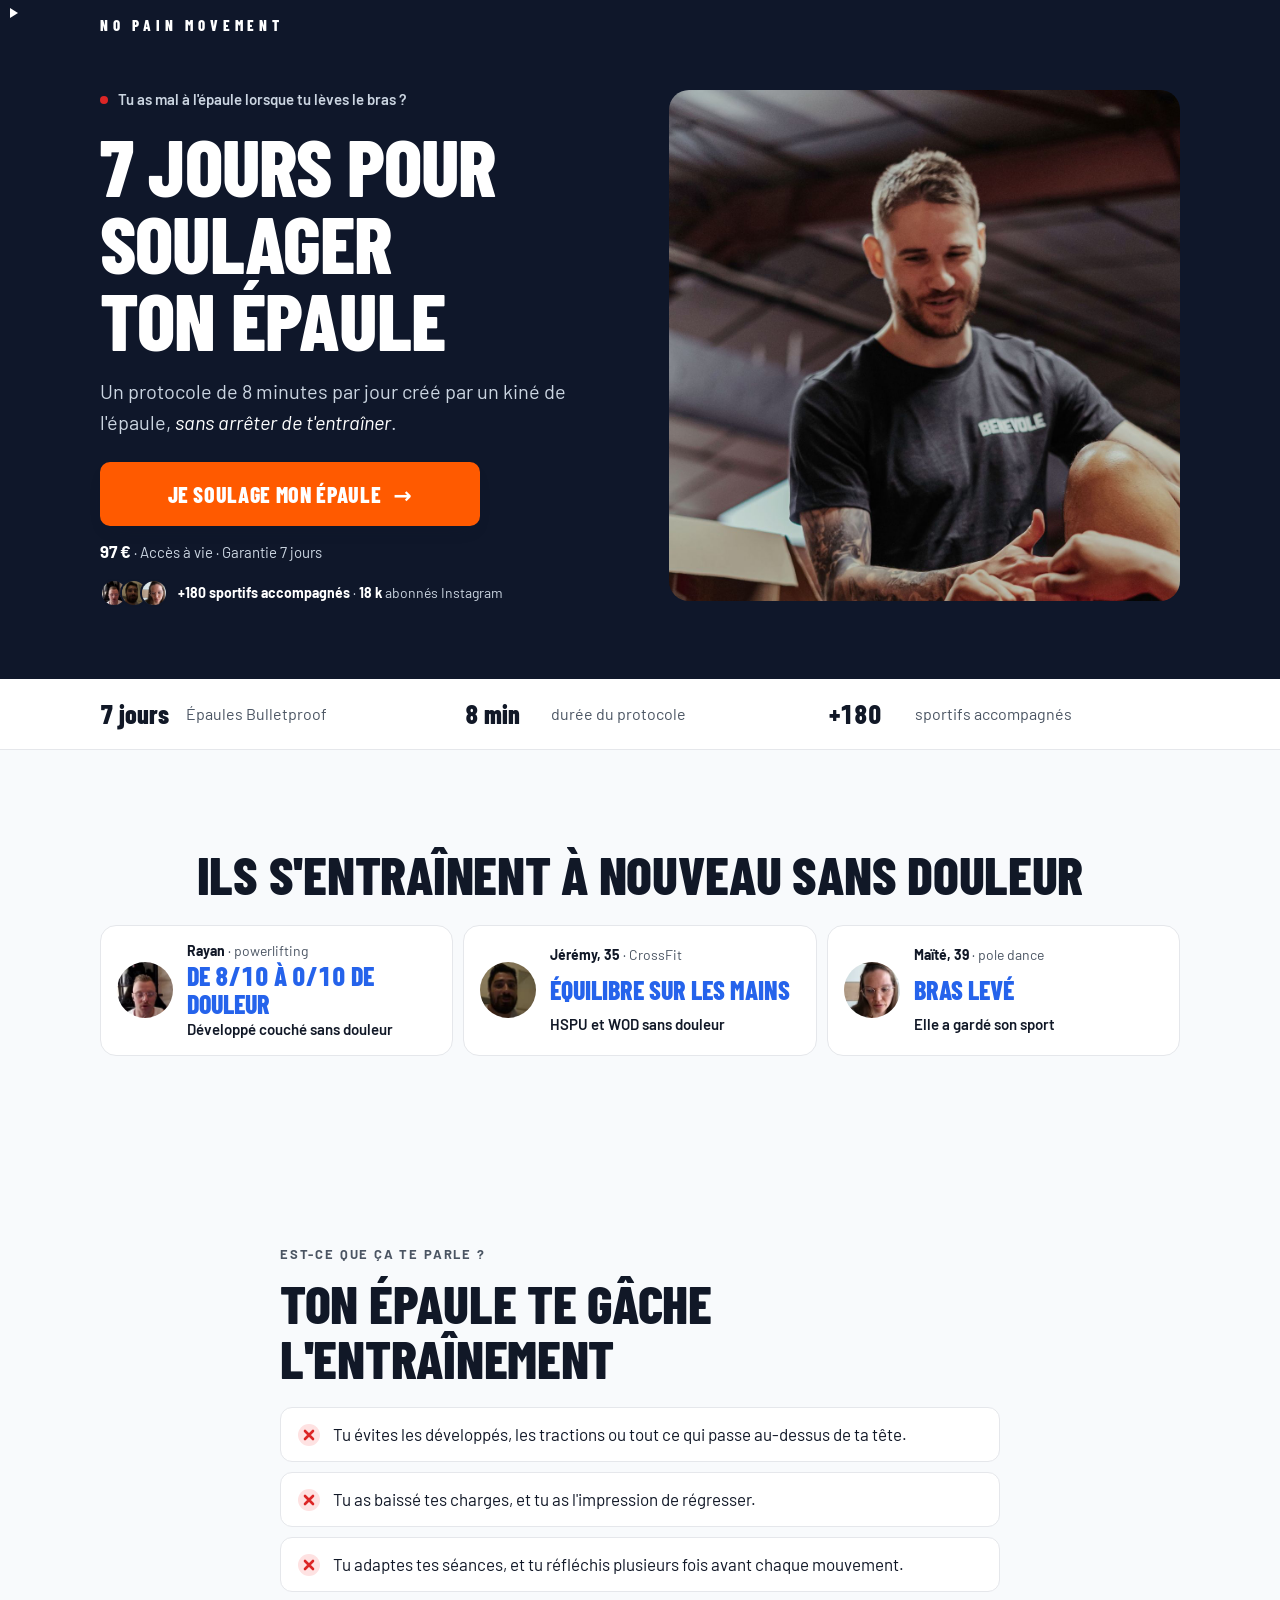
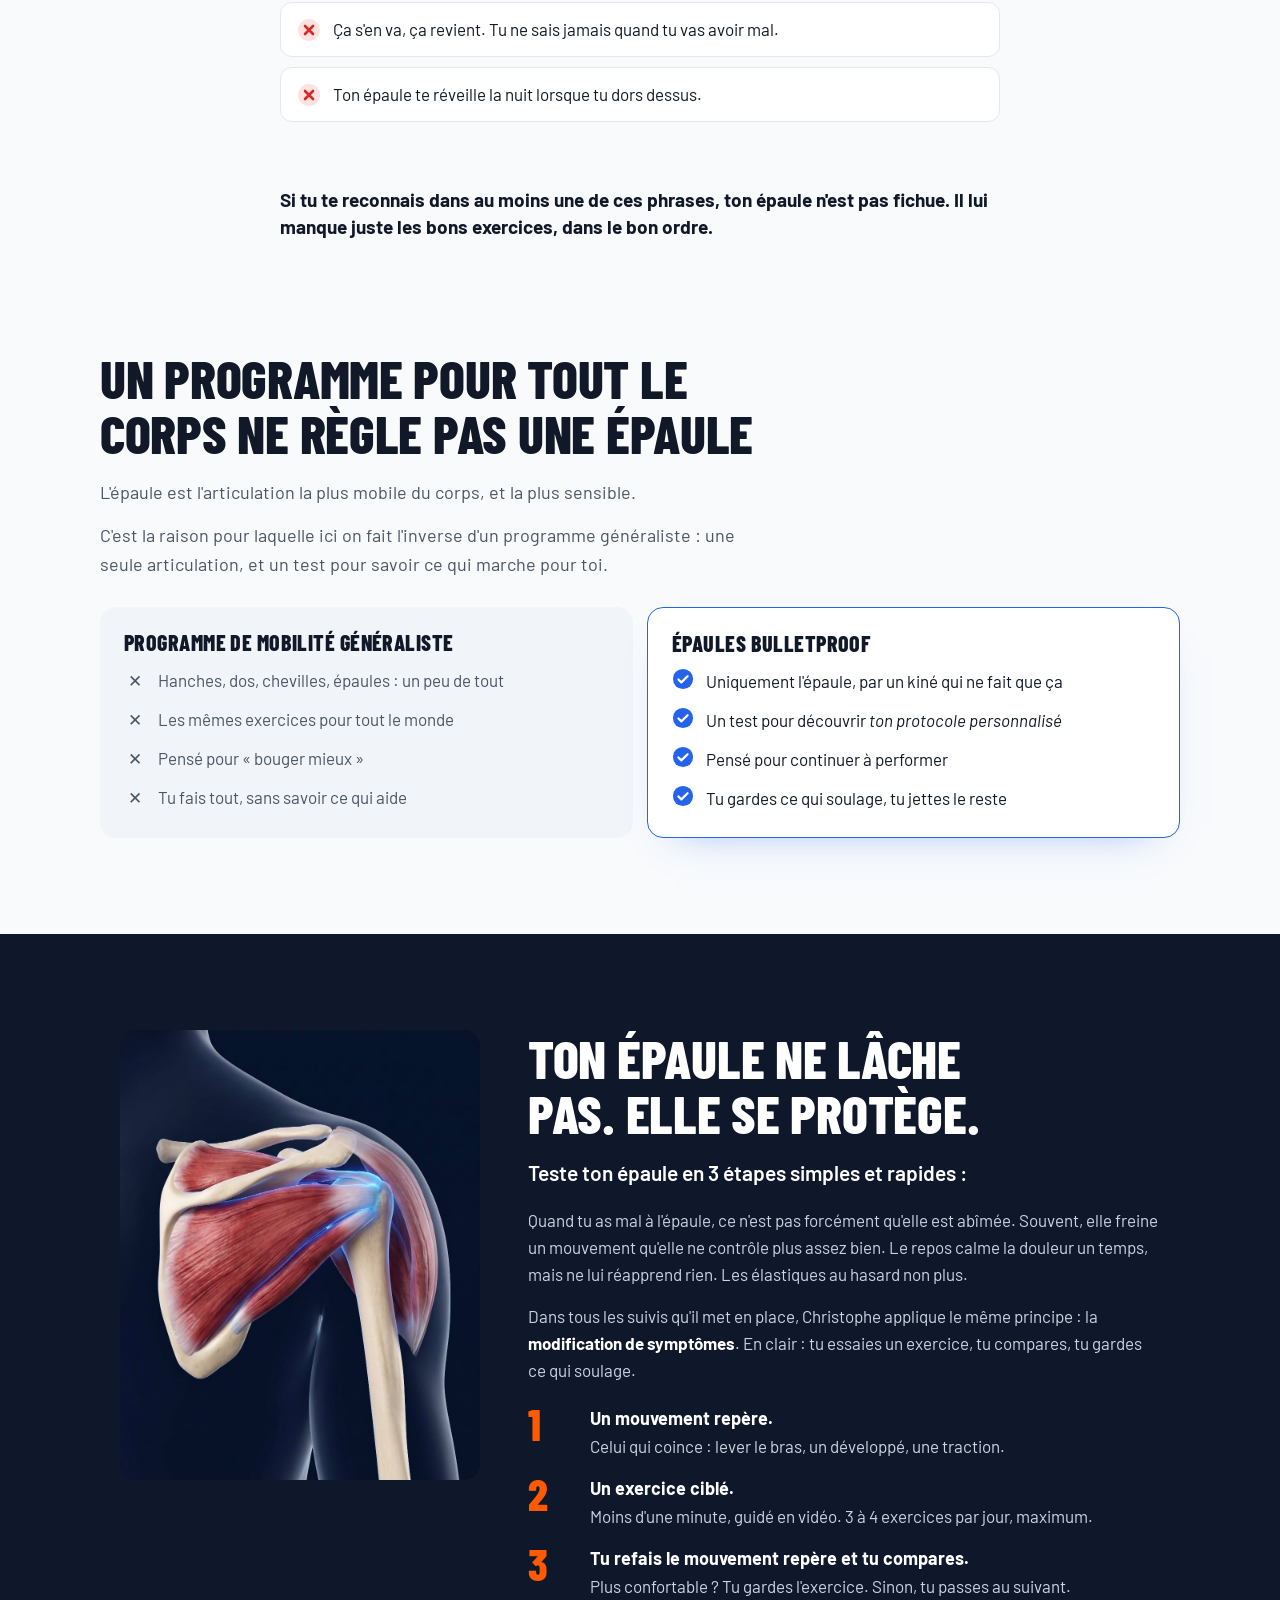
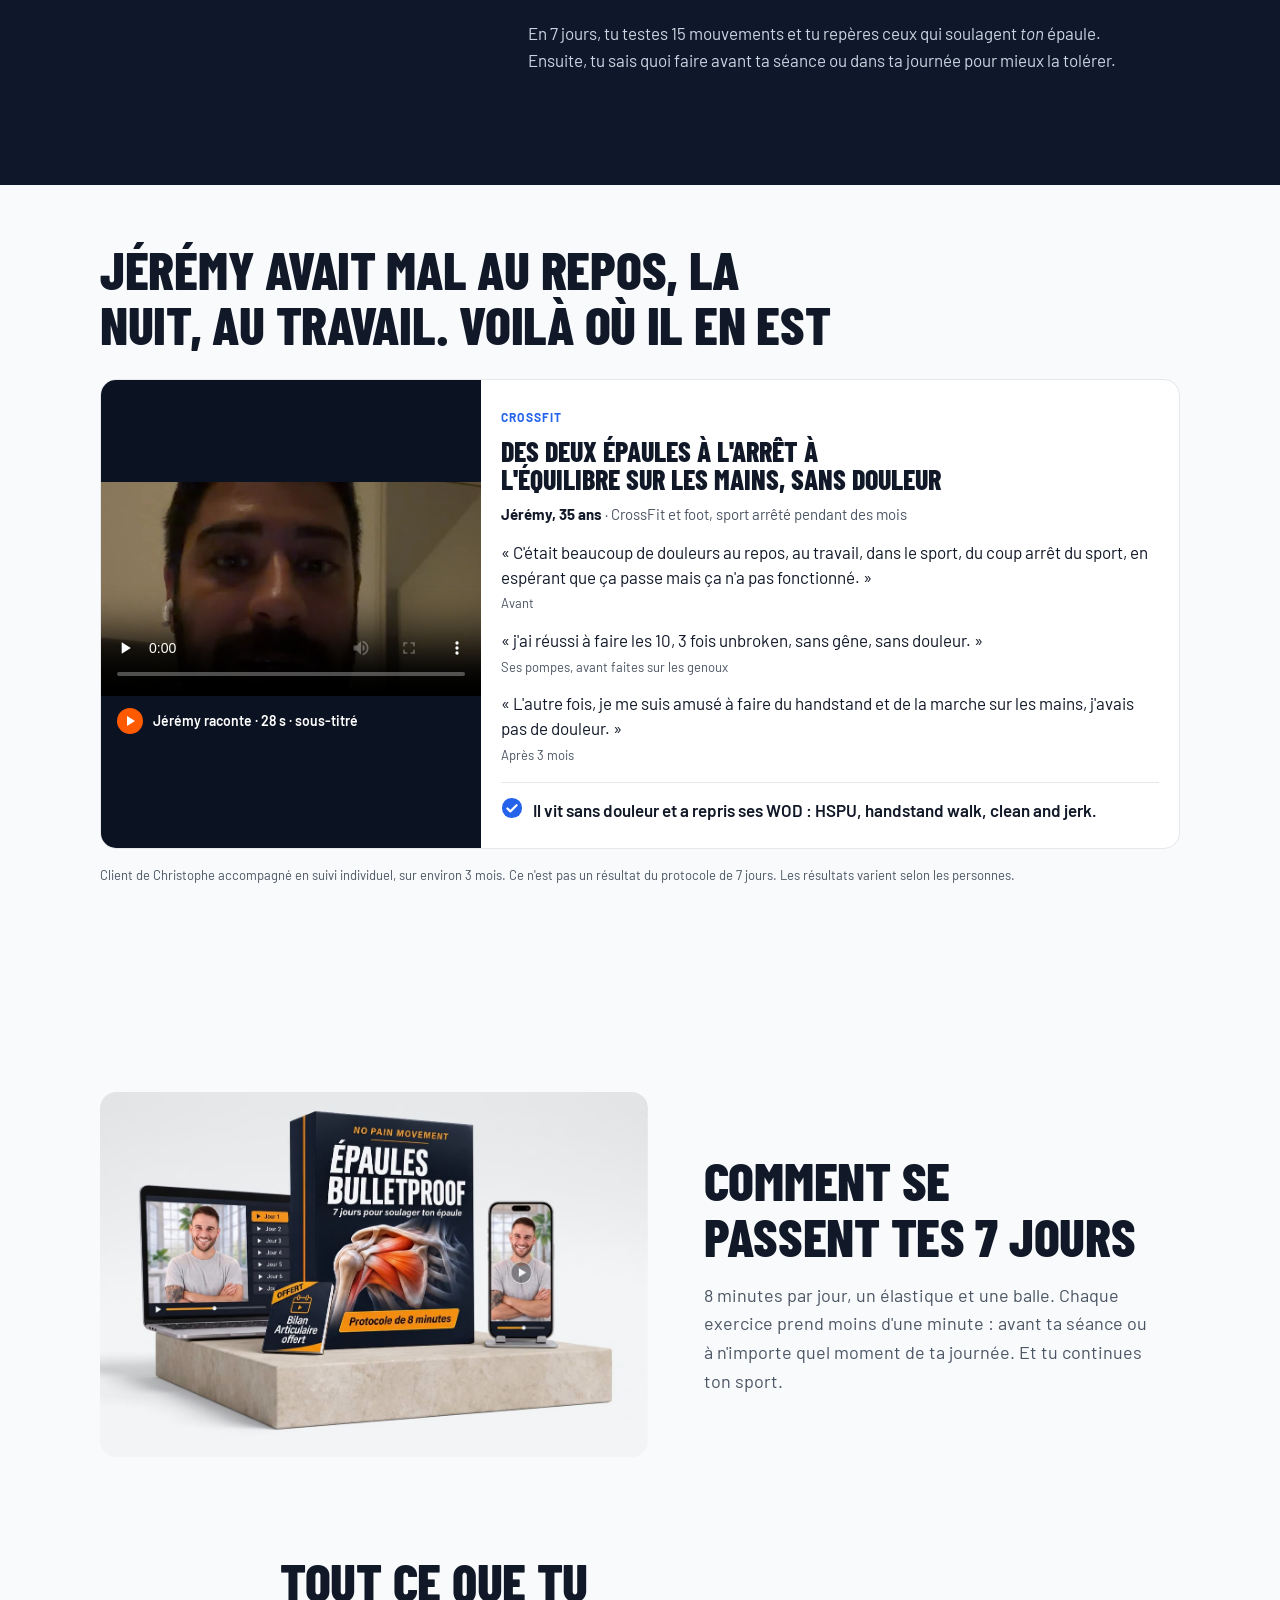
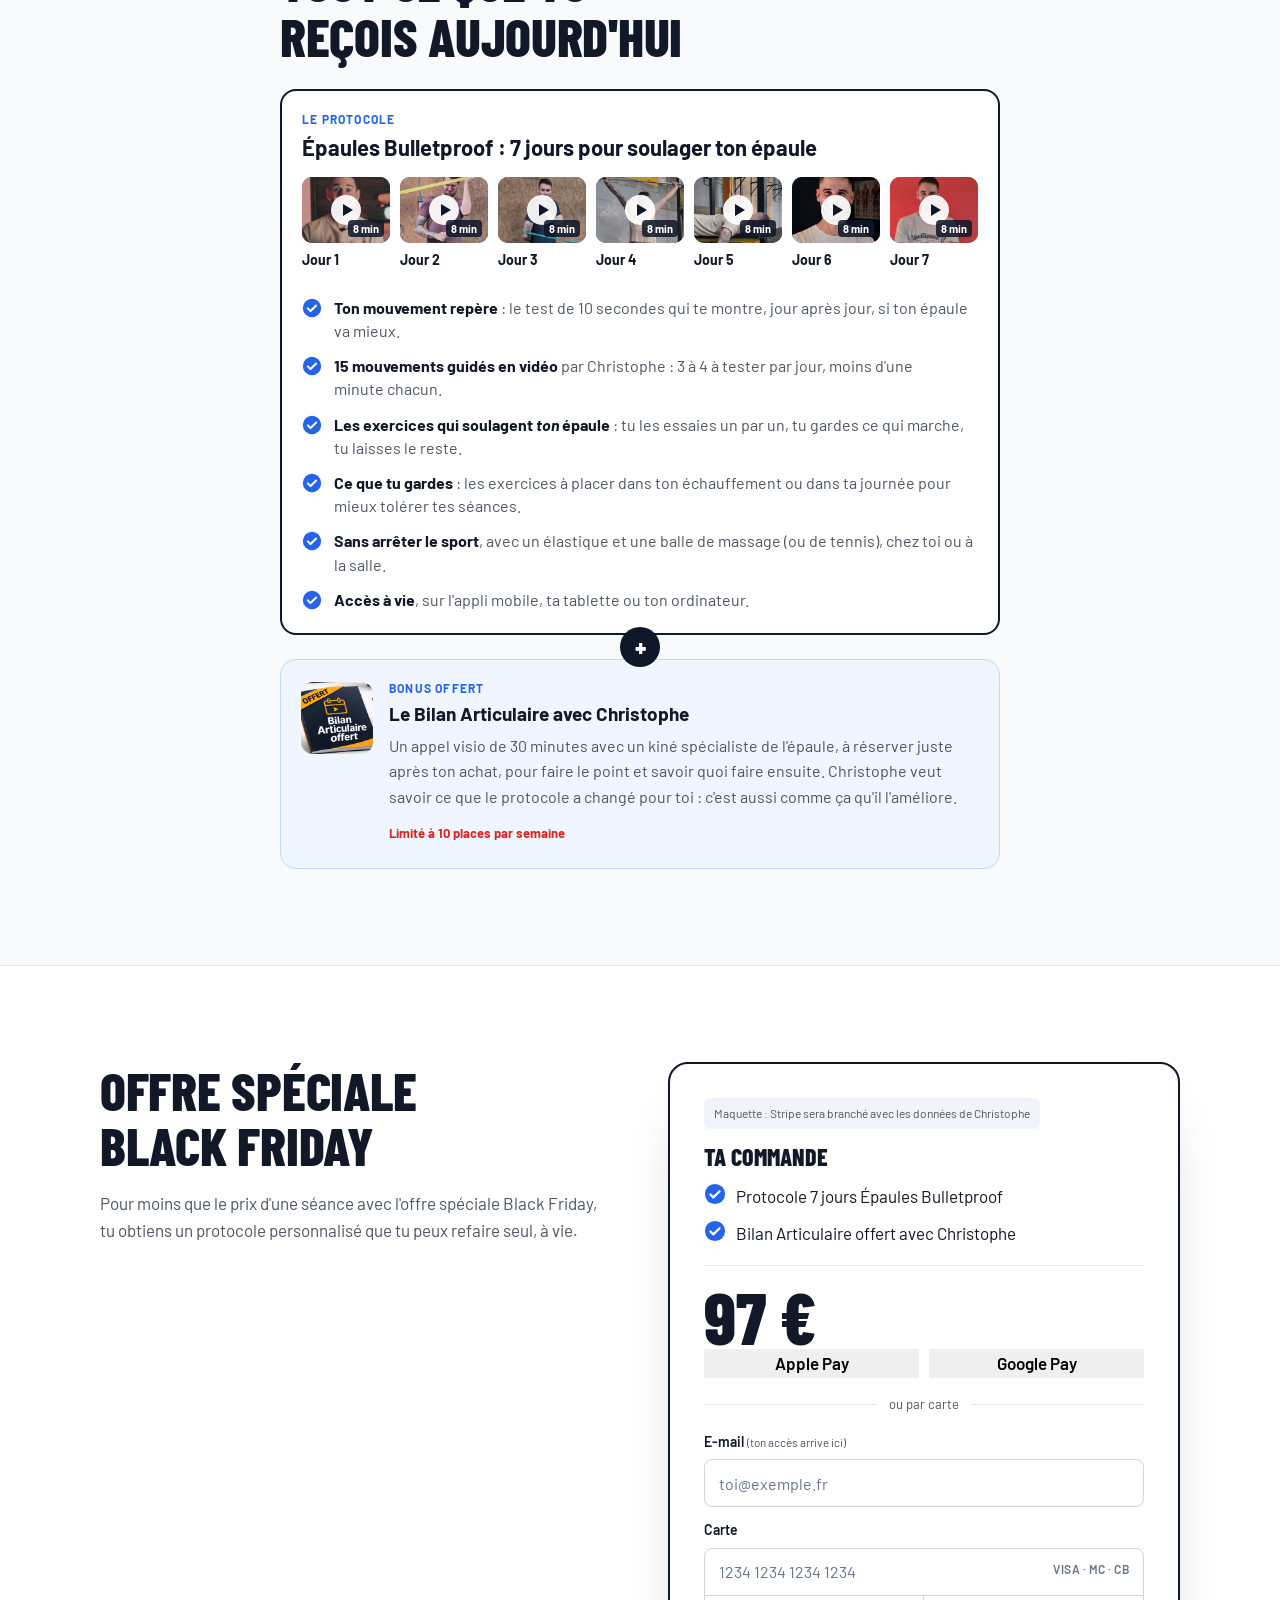
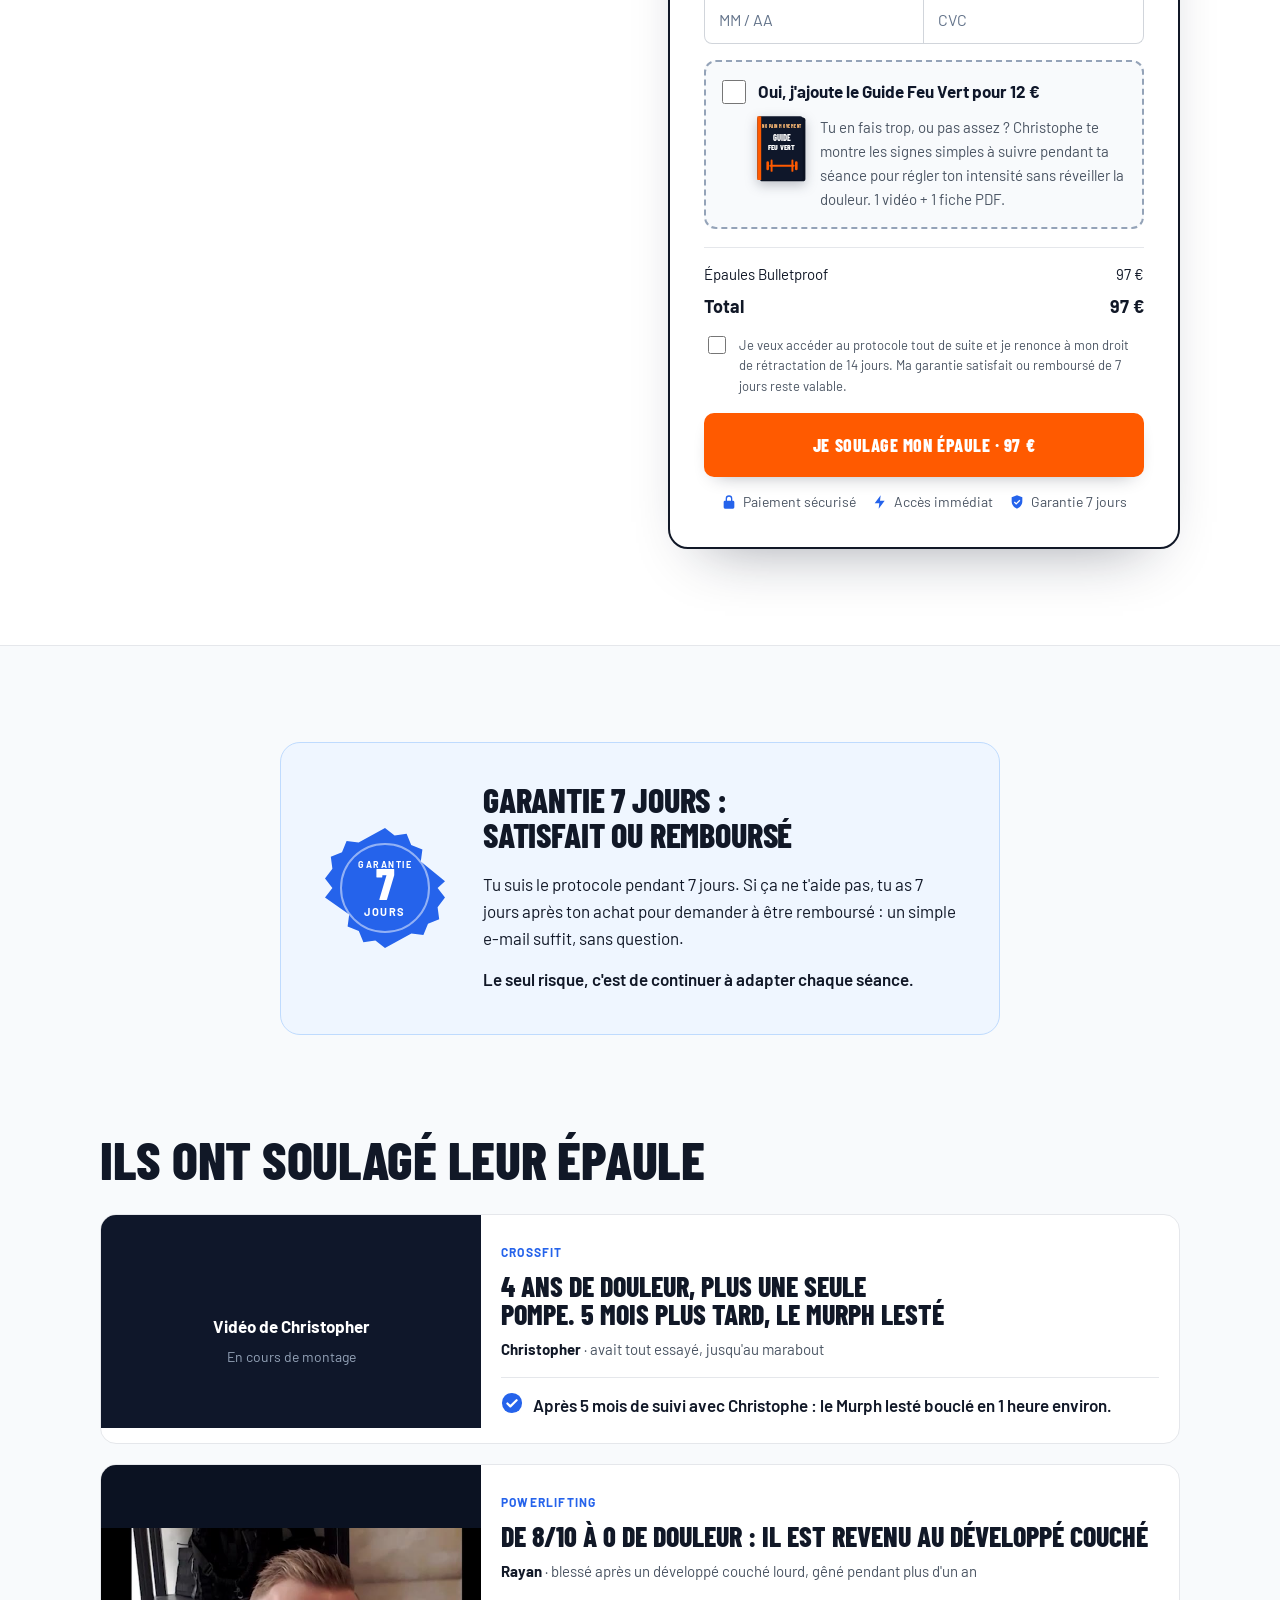
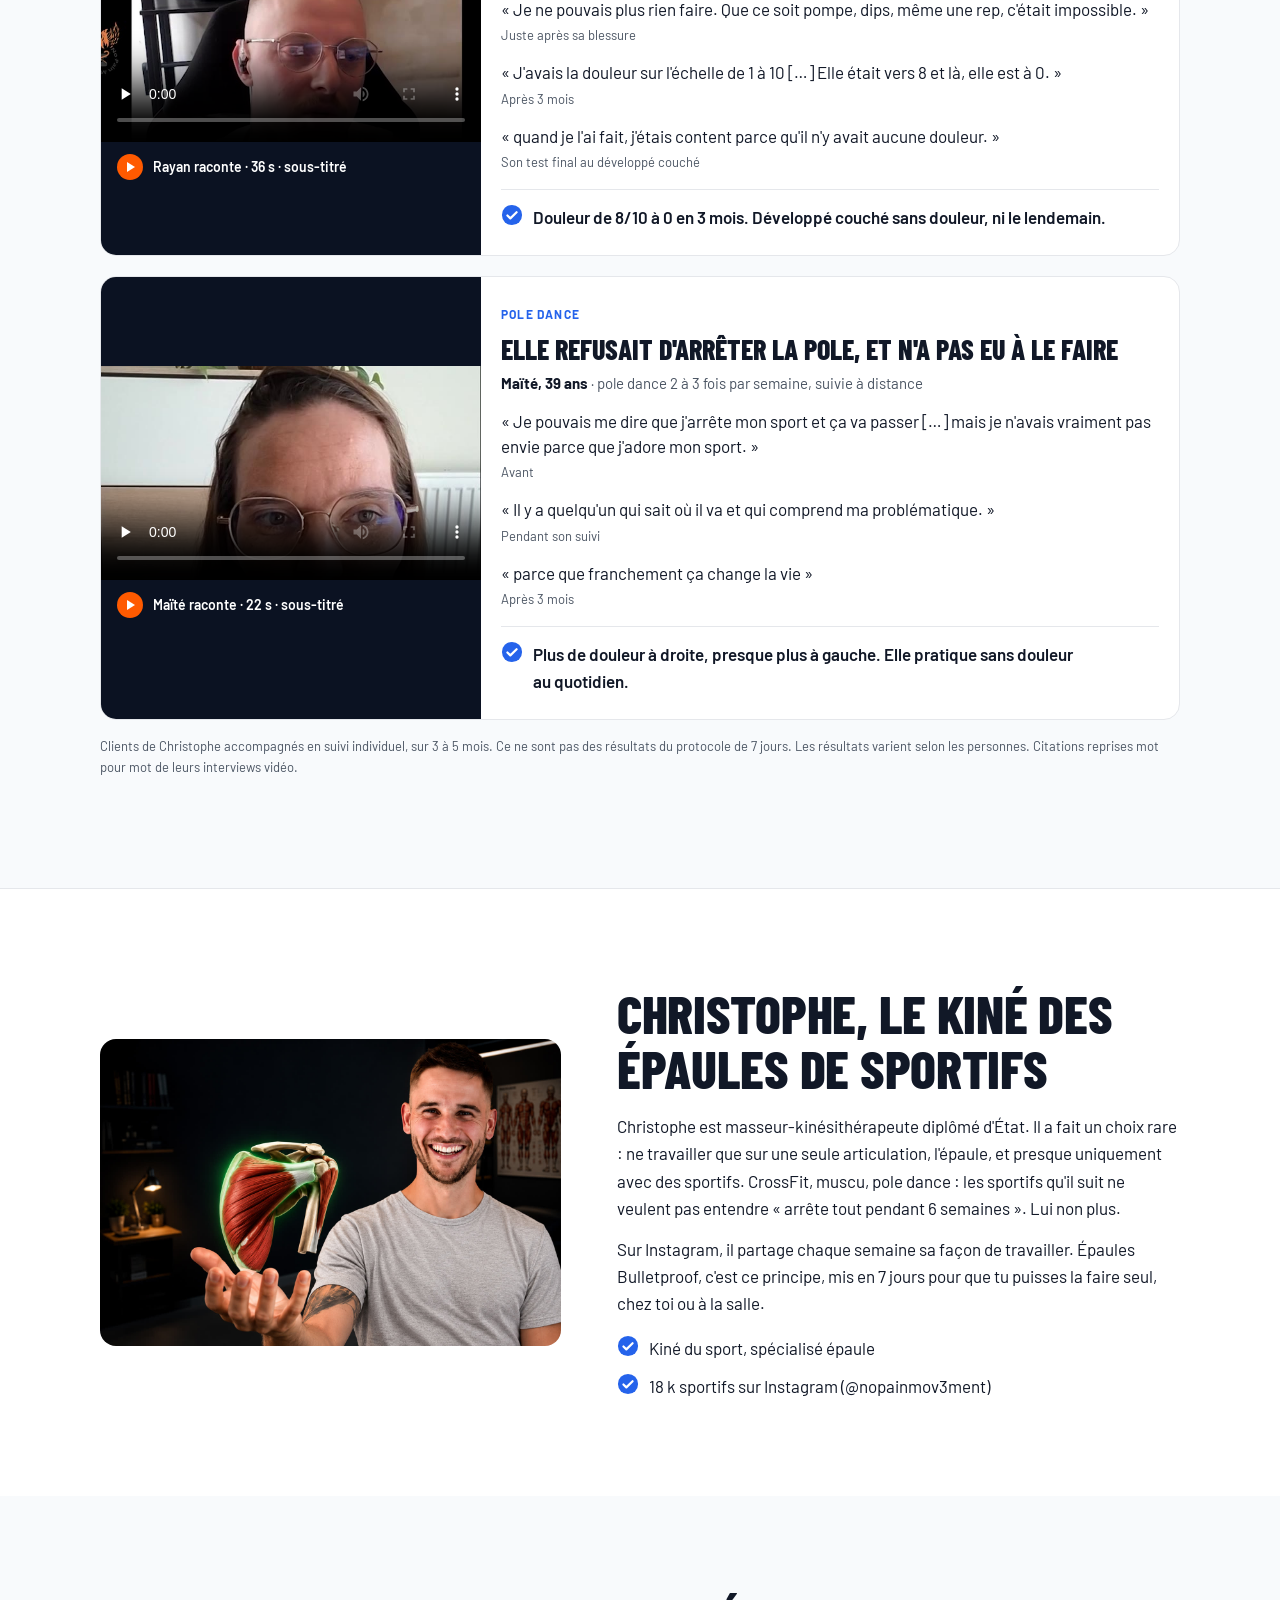
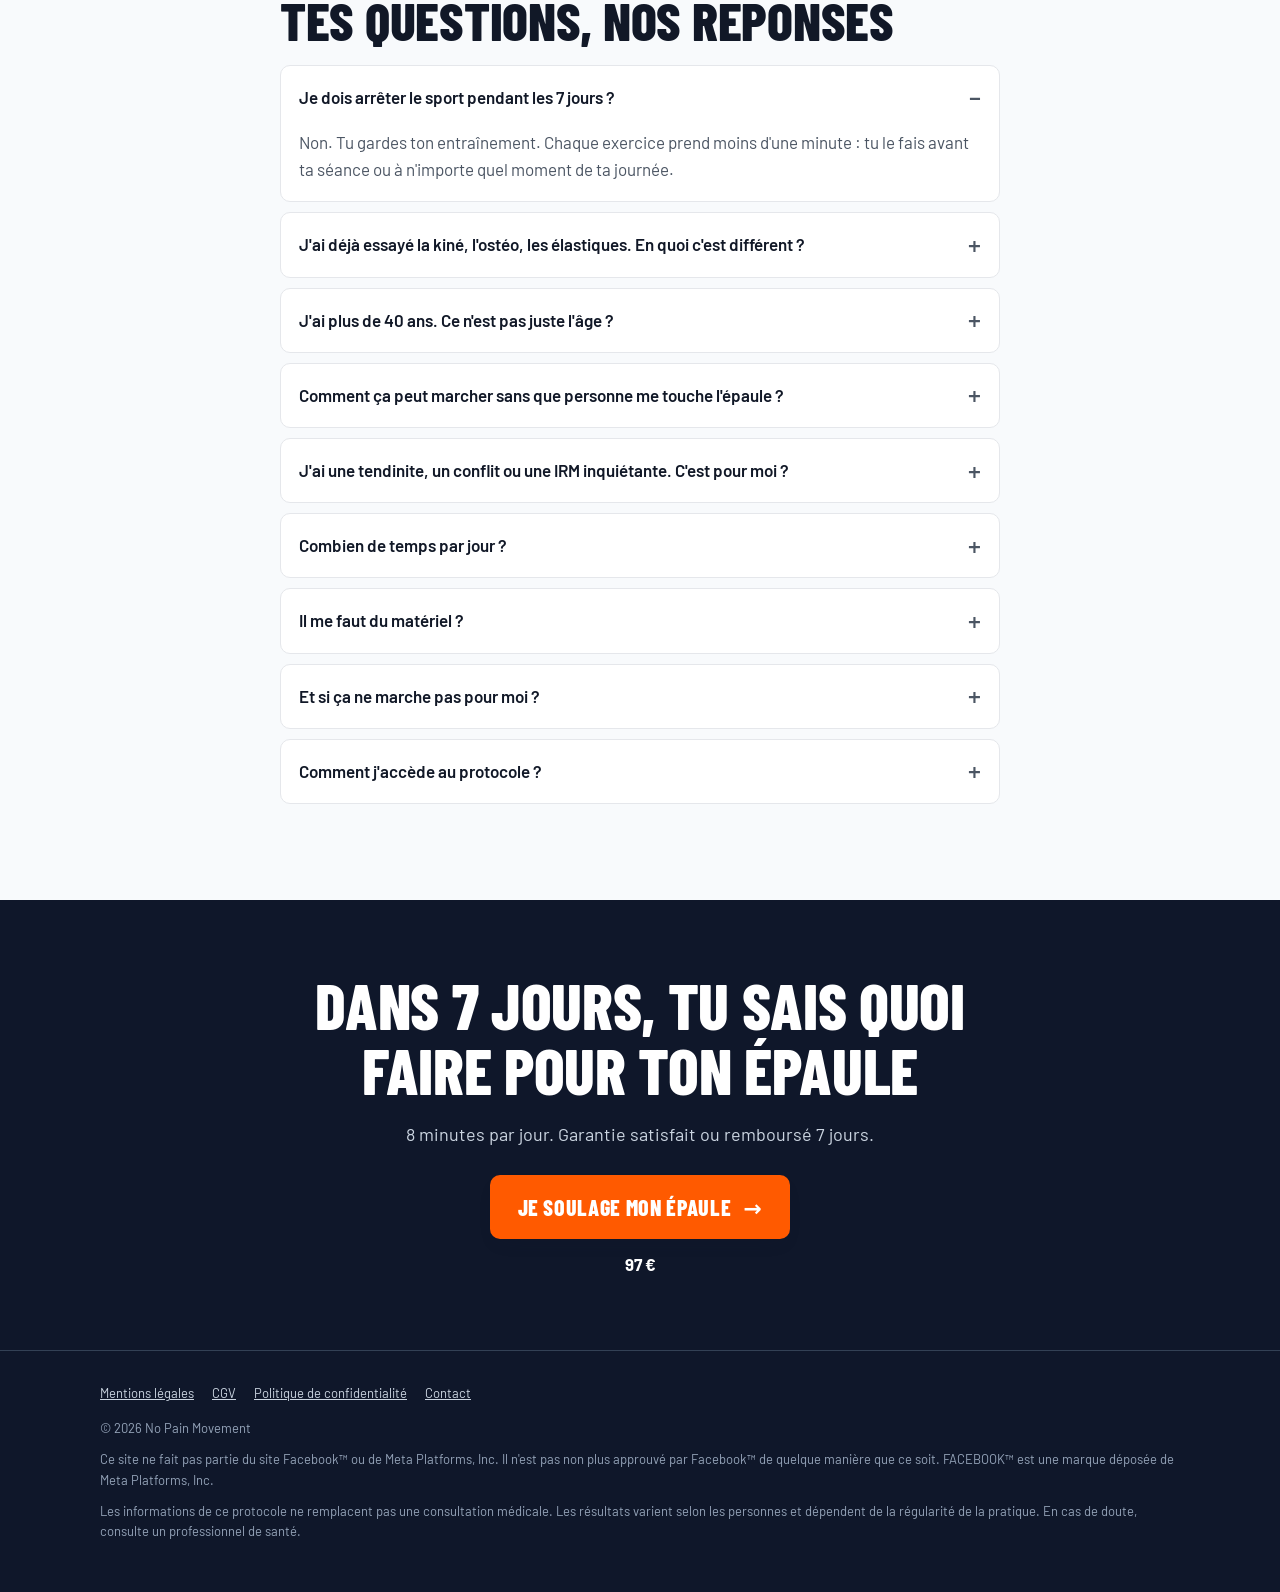
<file: index.html>
<!doctype html>
<html lang="fr" style="scroll-behavior:smooth">
<head>
<meta charset="utf-8">
<meta name="viewport" content="width=device-width, initial-scale=1, viewport-fit=cover">
<title>Épaules Bulletproof · 7 jours pour soulager ton épaule</title>
<meta name="description" content="7 jours pour soulager ton épaule. Un protocole de 8 minutes par jour créé par un kiné spécialiste de l'épaule, tout en continuant à t'entraîner.">
<meta property="og:title" content="Épaules Bulletproof · 7 jours pour soulager ton épaule">
<meta property="og:description" content="Un protocole de 8 minutes par jour, tout en continuant à t'entraîner.">
<meta property="og:image" content="img/hero-christophe.jpg">
<meta name="theme-color" content="#0F172A">
<link rel="preconnect" href="https://fonts.googleapis.com">
<link rel="preconnect" href="https://fonts.gstatic.com" crossorigin>
<link href="https://fonts.googleapis.com/css2?family=Barlow+Condensed:wght@700;800&family=Barlow:ital,wght@0,400;0,600;0,700;1,400&display=swap" rel="stylesheet">
<link rel="stylesheet" href="styles.css">
<link rel="preload" as="image" href="img/hero-seance-m.jpg" media="(max-width: 899px)">
<link rel="preload" as="image" href="img/hero-seance.jpg" media="(min-width: 900px)">
<script>document.documentElement.classList.add("js")</script>
<script src="config.js"></script>
</head>
<body>

<svg width="0" height="0" style="position:absolute" aria-hidden="true">
  <symbol id="ok" viewBox="0 0 24 24"><circle cx="12" cy="12" r="11" fill="currentColor"/><path d="M7 12.5l3.2 3.2L17 9" stroke="#fff" stroke-width="2.4" fill="none" stroke-linecap="round" stroke-linejoin="round"/></symbol>
  <symbol id="lock" viewBox="0 0 24 24"><path fill="currentColor" d="M12 2a5 5 0 0 0-5 5v3H6a2 2 0 0 0-2 2v8a2 2 0 0 0 2 2h12a2 2 0 0 0 2-2v-8a2 2 0 0 0-2-2h-1V7a5 5 0 0 0-5-5zm-3 8V7a3 3 0 1 1 6 0v3H9z"/></symbol>
  <symbol id="bolt" viewBox="0 0 24 24"><path fill="currentColor" d="M13 2 4 14h7l-1 8 9-12h-7l1-8z"/></symbol>
  <symbol id="shield" viewBox="0 0 24 24"><path fill="currentColor" d="M12 2 4 5v6c0 5 3.4 9.3 8 11 4.6-1.7 8-6 8-11V5l-8-3zm-1.2 14.2-3.5-3.5 1.4-1.4 2.1 2.1 4.8-4.8 1.4 1.4-6.2 6.2z"/></symbol>
</svg>

<!-- 0. Bandeau rareté (1 ligne) -->
<div class="launch" role="status" data-launch-only><span class="badge sm">-<span data-pct></span>&nbsp;%</span> Black Friday · <b><span data-price></span>&nbsp;€</b> <s><span data-price-after></span>&nbsp;€</s> · fin dans <span class="timer" data-countdown data-compact>…</span></div>

<!-- 1. Hero navy -->
<header class="hero">
  <div class="wrap">
    <div class="top"><span class="logo">NO PAIN MOVEMENT</span></div>
    <div class="hero-grid">
      <div>
        <span class="eyebrow">Tu as mal à l'épaule lorsque tu lèves le bras ?</span>
        <h1>7 jours pour soulager ton épaule</h1>
        <p class="subhead">Un protocole de 8 minutes par jour créé par un kiné de l'épaule, <em>sans arrêter de t'entraîner</em>.</p>
        <figure class="hero-photo-m"><img src="img/hero-seance-m.jpg" alt="Christophe sourit pendant une séance avec un sportif" width="1200" height="675" fetchpriority="high"></figure>
        <div class="cta">
          <a class="btn" data-checkout href="#paiement">Je soulage mon épaule <span class="arr">→</span></a>
          <div class="price-line"><s class="was"><span data-price-after></span> €</s> <b><span data-price></span> €</b> <span class="badge sm">-<span data-pct></span> %</span> · Accès à vie · Garantie 7 jours</div>
          <a class="hero-proof" href="#avis"><span class="avs"><img src="img/av-rayan.jpg" alt="" width="28" height="28"><img src="img/av-jeremy.jpg" alt="" width="28" height="28"><img src="img/av-maite.jpg" alt="" width="28" height="28"></span><span><b>+180 sportifs accompagnés</b> · <b>18 k</b> abonnés Instagram</span></a>
        </div>
      </div>
      <figure class="hero-photo hero-photo-d">
        <img src="img/hero-seance.jpg" alt="Christophe sourit pendant une séance avec un sportif" width="1200" height="1200" loading="lazy">
      </figure>
    </div>
  </div>
</header>

<!-- 2. Bande crédibilité -->
<div class="cred">
  <div class="wrap">
    <ul>
      <li><b><span data-count="7">7</span> jours</b>Épaules Bulletproof</li>
      <li><b><span data-count="8">8</span> min</b>durée du protocole</li>
      <li><b>+<span data-count="180">180</span></b>sportifs accompagnés</li>
    </ul>
  </div>
</div>

<!-- 3. Premiers retours : une rangée, un client par carte -->
<section id="avis">
  <div class="wrap center">
    <h2>Ils s'entraînent à nouveau sans douleur</h2>
    <div class="quick-proofs">
      <a class="qp" href="#histoire-rayan" data-reveal><img src="img/av-rayan.jpg" alt="" width="56" height="56" loading="lazy"><span class="who"><b>Rayan</b> · powerlifting</span><span class="res">De 8/10 à <span data-count="0" data-from="8">0</span>/10 de douleur</span><span class="what">Développé couché sans douleur</span></a>
      <a class="qp" href="#histoire-jeremy" data-reveal><img src="img/av-jeremy.jpg" alt="" width="56" height="56" loading="lazy"><span class="who"><b>Jérémy, 35</b> · CrossFit</span><span class="res">Équilibre sur les mains</span><span class="what">HSPU et WOD sans douleur</span></a>
      <a class="qp" href="#histoire-maite" data-reveal><img src="img/av-maite.jpg" alt="" width="56" height="56" loading="lazy"><span class="who"><b>Maïté, 39</b> · pole dance</span><span class="res">Bras levé</span><span class="what">Elle a gardé son sport</span></a>
    </div>
  </div>
</section>

<!-- 4. Douleurs -->
<section>
  <div class="narrow">
    <span class="kicker">Est-ce que ça te parle ?</span>
    <h2>Ton épaule te gâche l'entraînement</h2>
    <ul class="xlist">
      <li data-reveal><svg class="x" viewBox="0 0 24 24" aria-hidden="true"><circle cx="12" cy="12" r="11"/><path d="M8 8l8 8M16 8l-8 8"/></svg><span>Tu évites les développés, les tractions ou tout ce qui passe au-dessus de ta tête.</span></li>
      <li data-reveal><svg class="x" viewBox="0 0 24 24" aria-hidden="true"><circle cx="12" cy="12" r="11"/><path d="M8 8l8 8M16 8l-8 8"/></svg><span>Tu as baissé tes charges, et tu as l'impression de régresser.</span></li>
      <li data-reveal><svg class="x" viewBox="0 0 24 24" aria-hidden="true"><circle cx="12" cy="12" r="11"/><path d="M8 8l8 8M16 8l-8 8"/></svg><span>Tu adaptes tes séances, et tu réfléchis plusieurs fois avant chaque mouvement.</span></li>
      <li data-reveal><svg class="x" viewBox="0 0 24 24" aria-hidden="true"><circle cx="12" cy="12" r="11"/><path d="M8 8l8 8M16 8l-8 8"/></svg><span>Ça s'en va, ça revient. Tu ne sais jamais quand tu vas avoir mal.</span></li>
      <li data-reveal><svg class="x" viewBox="0 0 24 24" aria-hidden="true"><circle cx="12" cy="12" r="11"/><path d="M8 8l8 8M16 8l-8 8"/></svg><span>Ton épaule te réveille la nuit lorsque tu dors dessus.</span></li>
      <li data-reveal><svg class="x" viewBox="0 0 24 24" aria-hidden="true"><circle cx="12" cy="12" r="11"/><path d="M8 8l8 8M16 8l-8 8"/></svg><span>Kiné, ostéo, récupération, IRM… tu as déjà tout essayé et pourtant la douleur revient.</span></li>
    </ul>
    <p class="bridge">Si tu te reconnais dans au moins une de ces phrases, ton épaule n'est pas fichue. Il lui manque juste les bons exercices, dans le bon ordre.</p>
  </div>
</section>

<!-- 5. Spécialisation -->
<section style="padding-top:0">
  <div class="wrap">
    <h2>Un programme pour tout le corps ne règle pas une épaule</h2>
    <p class="sub">L'épaule est l'articulation la plus mobile du corps, et la plus sensible.</p>
    <p class="sub">C'est la raison pour laquelle ici on fait l'inverse d'un programme généraliste : une seule articulation, et un test pour savoir ce qui marche pour toi.</p>
    <div class="versus">
      <div class="vs gen">
        <h3>Programme de mobilité généraliste</h3>
        <ul>
          <li>Hanches, dos, chevilles, épaules : un peu de tout</li>
          <li>Les mêmes exercices pour tout le monde</li>
          <li>Pensé pour « bouger mieux »</li>
          <li>Tu fais tout, sans savoir ce qui aide</li>
        </ul>
      </div>
      <div class="vs spe">
        <h3>Épaules Bulletproof</h3>
        <ul>
          <li><svg class="ico ico-trust"><use href="#ok"/></svg><span>Uniquement l'épaule, par un kiné qui ne fait que ça</span></li>
          <li><svg class="ico ico-trust"><use href="#ok"/></svg><span>Un test pour découvrir <em>ton protocole personnalisé</em></span></li>
          <li><svg class="ico ico-trust"><use href="#ok"/></svg><span>Pensé pour continuer à performer</span></li>
          <li><svg class="ico ico-trust"><use href="#ok"/></svg><span>Tu gardes ce qui soulage, tu jettes le reste</span></li>
        </ul>
      </div>
    </div>
  </div>
</section>

<!-- 6. Mécanisme -->
<section class="mech-navy">
  <div class="narrow mech-solo">
    <figure class="mech-face mech-anat"><img src="img/anatomie-epaule.jpg" alt="Anatomie de l'épaule : omoplate, clavicule, tête de l'humérus et muscles de la coiffe des rotateurs" width="900" height="1200" loading="lazy"></figure>
    <div>
      <h2>Ton épaule ne lâche pas. Elle se protège.</h2>
      <p class="oneliner">Teste ton épaule en 3 étapes simples et rapides :</p>
      <p>Quand tu as mal à l'épaule, ce n'est pas forcément qu'elle est abîmée. Souvent, elle freine un mouvement qu'elle ne contrôle plus assez bien. Le repos calme la douleur un temps, mais ne lui réapprend rien. Les élastiques au hasard non plus.</p>
      <p>Dans tous les suivis qu'il met en place, Christophe applique le même principe : la <b>modification de symptômes</b>. En clair : tu essaies un exercice, tu compares, tu gardes ce qui soulage.</p>
      <ol class="steps">
        <li><div><b>Un mouvement repère.</b>Celui qui coince : lever le bras, un développé, une traction.</div></li>
        <li><div><b>Un exercice ciblé.</b>Moins d'une minute, guidé en vidéo. 3 à 4 exercices par jour, maximum.</div></li>
        <li><div><b>Tu refais le mouvement repère et tu compares.</b>Plus confortable ? Tu gardes l'exercice. Sinon, tu passes au suivant.</div></li>
      </ol>
      <p>En 7 jours, tu testes 15 mouvements et tu repères ceux qui soulagent <em>ton</em> épaule. Ensuite, tu sais quoi faire avant ta séance ou dans ta journée pour mieux la tolérer.</p>
    </div>
  </div>
</section>

<!-- 6b. Une histoire complète, juste après le mécanisme -->
<section class="story-up">
  <div class="wrap">
    <h2>Jérémy avait mal au repos, la nuit, au travail. Voilà où il en est</h2>
    <div class="stories">
      <article class="story" id="histoire-jeremy" data-reveal>
        <figure class="story-vid">
          <video src="img/temoignage-jeremy.mp4" poster="img/temoignage-jeremy-poster.jpg" controls playsinline preload="none" controlslist="nodownload" aria-label="Extrait de l'interview vidéo de Jérémy avec Christophe"></video>
          <figcaption><span class="play" aria-hidden="true"></span>Jérémy raconte · 28 s · sous-titré</figcaption>
        </figure>
        <div class="story-body">
          <span class="tag">CrossFit</span>
          <h3>Des deux épaules à l'arrêt à l'équilibre sur les mains, sans douleur</h3>
          <p class="ctx"><b>Jérémy, 35 ans</b> · CrossFit et foot, sport arrêté pendant des mois</p>
          <blockquote><q>C'était beaucoup de douleurs au repos, au travail, dans le sport, du coup arrêt du sport, en espérant que ça passe mais ça n'a pas fonctionné.</q><cite>Avant</cite></blockquote>
          <blockquote><q>j'ai réussi à faire les 10, 3 fois unbroken, sans gêne, sans douleur.</q><cite>Ses pompes, avant faites sur les genoux</cite></blockquote>
          <blockquote><q>L'autre fois, je me suis amusé à faire du handstand et de la marche sur les mains, j'avais pas de douleur.</q><cite>Après 3 mois</cite></blockquote>
          <p class="res"><svg class="ico ico-trust"><use href="#ok"/></svg><span>Il vit sans douleur et a repris ses WOD : HSPU, handstand walk, clean and jerk.</span></p>
        </div>
      </article>
    </div>
    <p class="proof-note">Client de Christophe accompagné en suivi individuel, sur environ 3 mois. Ce n'est pas un résultat du protocole de 7 jours. Les résultats varient selon les personnes.</p>
  </div>
</section>

<!-- 7. Comment ça marche + mockup -->
<section>
  <div class="wrap how-grid">
    <div class="mockup"><img src="img/mockup-complet.jpg" alt="Le protocole Épaules Bulletproof : la boîte, les vidéos sur ordinateur et téléphone, et le Bilan Articulaire offert" width="1200" height="800" loading="lazy"></div>
    <div>
      <h2>Comment se passent tes 7 jours</h2>
      <p class="how-line">8 minutes par jour, un élastique et une balle. Chaque exercice prend moins d'une minute : avant ta séance ou à n'importe quel moment de ta journée. Et tu continues ton sport.</p>
    </div>
  </div>
</section>

<!-- 9. Ce qui est inclus -->
<section id="offre" style="padding-top:0">
  <div class="narrow">
    <h2>Tout ce que tu reçois aujourd'hui</h2>
    <div class="vstack">
      <div class="core" data-reveal>
        <span class="lab">Le protocole</span>
        <h3>Épaules Bulletproof : 7 jours pour soulager ton épaule</h3>
        <ol class="days" aria-label="Les 7 vidéos du protocole">
          <li><span class="vt"><img src="img/christophe-explique.jpg" alt="" width="120" height="90" loading="lazy"><span class="pl" aria-hidden="true"></span><span class="du">8 min</span></span><b>Jour 1</b></li>
          <li><span class="vt"><img src="img/christophe-elastique-rose.jpg" alt="" width="120" height="90" loading="lazy"><span class="pl" aria-hidden="true"></span><span class="du">8 min</span></span><b>Jour 2</b></li>
          <li><span class="vt"><img src="img/christophe-rotation.jpg" alt="" width="120" height="90" loading="lazy"><span class="pl" aria-hidden="true"></span><span class="du">8 min</span></span><b>Jour 3</b></li>
          <li><span class="vt"><img src="img/christophe-bras-leves.jpg" alt="" width="120" height="90" loading="lazy"><span class="pl" aria-hidden="true"></span><span class="du">8 min</span></span><b>Jour 4</b></li>
          <li><span class="vt"><img src="img/christophe-banc.jpg" alt="" width="120" height="90" loading="lazy"><span class="pl" aria-hidden="true"></span><span class="du">8 min</span></span><b>Jour 5</b></li>
          <li><span class="vt"><img src="img/christophe-sourire.jpg" alt="" width="120" height="90" loading="lazy"><span class="pl" aria-hidden="true"></span><span class="du">8 min</span></span><b>Jour 6</b></li>
          <li><span class="vt"><img src="img/christophe-bras-croises.jpg" alt="" width="120" height="90" loading="lazy"><span class="pl" aria-hidden="true"></span><span class="du">8 min</span></span><b>Jour 7</b></li>
        </ol>
        <ul class="gets">
          <li><svg class="ico ico-trust"><use href="#ok"/></svg><span><b>Ton mouvement repère</b> : le test de 10 secondes qui te montre, jour après jour, si ton épaule va mieux.</span></li>
          <li><svg class="ico ico-trust"><use href="#ok"/></svg><span><b>15 mouvements guidés en vidéo</b> par Christophe : 3 à 4 à tester par jour, moins d'une minute chacun.</span></li>
          <li><svg class="ico ico-trust"><use href="#ok"/></svg><span><b>Les exercices qui soulagent <em>ton</em> épaule</b> : tu les essaies un par un, tu gardes ce qui marche, tu laisses le reste.</span></li>
          <li><svg class="ico ico-trust"><use href="#ok"/></svg><span><b>Ce que tu gardes</b> : les exercices à placer dans ton échauffement ou dans ta journée pour mieux tolérer tes séances.</span></li>
          <li><svg class="ico ico-trust"><use href="#ok"/></svg><span><b>Sans arrêter le sport</b>, avec un élastique et une balle de massage (ou de tennis), chez toi ou à la salle.</span></li>
          <li><svg class="ico ico-trust"><use href="#ok"/></svg><span><b>Accès à vie</b>, sur l'appli mobile, ta tablette ou ton ordinateur.</span></li>
        </ul>
      </div>
      <div class="plus" aria-hidden="true">+</div>
      <div class="bonus-card" data-reveal>
        <img src="img/bonus-bilan.jpg" alt="" width="112" height="112" loading="lazy">
        <div>
          <span class="lab">Bonus offert</span>
          <h3>Le Bilan Articulaire avec Christophe</h3>
          <p>Un appel visio de 30 minutes avec un kiné spécialiste de l'épaule, à réserver juste après ton achat, pour faire le point et savoir quoi faire ensuite. Christophe veut savoir ce que le protocole a changé pour toi : c'est aussi comme ça qu'il l'améliore.</p>
          <span class="lim">Limité à <span data-slots></span> places par semaine</span>
        </div>
      </div>
    </div>
  </div>
</section>

<!-- 10. Offre -->
<section style="background:var(--paper);border-top:1px solid var(--line);border-bottom:1px solid var(--line)">
  <div class="wrap offer-grid">
    <div class="why">
      <h2>Offre spéciale Black Friday</h2>
      <p>Pour moins que le prix d'une séance avec l'offre spéciale Black Friday, tu obtiens un protocole personnalisé que tu peux refaire seul, à vie.</p>
      <p data-launch-only>Le prix de lancement s'arrête le 30 novembre à 23 h 59. Ensuite, le protocole passe à <span data-price-after></span> €.</p>
      <div class="cd-big" data-launch-only role="timer" aria-label="Temps restant avant la fin du prix de lancement"><span class="cd-l">Fin du prix de lancement dans</span><div class="cd-u"><span><b data-cd="d">00</b>jours</span><span><b data-cd="h">00</b>heures</span><span><b data-cd="m">00</b>min</span><span><b data-cd="s">00</b>sec</span></div></div>
    </div>
    <form class="offer pay" id="paiement" onsubmit="return false" data-reveal>
      <div class="mock-tag">Maquette : Stripe sera branché avec les données de Christophe</div>
      <h3>Ta commande</h3>
      <ul>
        <li><svg class="ico ico-trust"><use href="#ok"/></svg>Protocole 7 jours Épaules Bulletproof</li>
        <li><svg class="ico ico-trust"><use href="#ok"/></svg>Bilan Articulaire offert avec Christophe</li>
      </ul>
      <div class="price"><s class="was big-was"><span data-price-after></span> €</s><span class="big"><span data-price></span> €</span><span class="badge">-<span data-pct></span> %</span></div>
      <p class="then" style="margin:6px 0 18px" data-launch-only>Prix de lancement jusqu'au 30/11 à 23 h 59, ensuite <span data-price-after></span> €.</p>
      <div class="express"><button type="button" data-ic>Apple Pay</button><button type="button" class="g" data-ic>Google Pay</button></div>
      <div class="or">ou par carte</div>
      <label class="field"><span>E-mail <small>(ton accès arrive ici)</small></span><input class="input" type="email" name="email" autocomplete="email" spellcheck="false" placeholder="toi@exemple.fr" data-ic></label>
      <label class="field"><span>Carte</span>
        <div class="input ph card-num">1234 1234 1234 1234<span style="font-size:12px;letter-spacing:.04em">VISA · MC · CB</span></div>
        <div class="card-row"><div class="input ph">MM / AA</div><div class="input ph">CVC</div></div>
      </label>
      <div class="bump">
        <label for="bump"><input type="checkbox" id="bump"><span class="t">Oui, j'ajoute le Guide Feu Vert pour <span data-bump-price></span>&nbsp;€</span></label>
        <div class="bump-body"><svg class="bump-mock" viewBox="0 0 80 104" aria-hidden="true"><rect x="6" y="4" width="70" height="98" rx="4" fill="#0B1222"/><rect x="2" y="2" width="70" height="98" rx="4" fill="#0F172A"/><rect x="2" y="2" width="6" height="98" fill="#FF5A00"/><text x="40" y="20" text-anchor="middle" fill="#FDBA74" font-family="Barlow Condensed, sans-serif" font-weight="800" font-size="7" letter-spacing=".8">NO PAIN MOVEMENT</text><text x="40" y="40" text-anchor="middle" fill="#fff" font-family="Barlow Condensed, sans-serif" font-weight="800" font-size="13">GUIDE</text><text x="40" y="54" text-anchor="middle" fill="#fff" font-family="Barlow Condensed, sans-serif" font-weight="800" font-size="12">FEU VERT</text><g stroke="#FF5A00" stroke-width="3" stroke-linecap="round"><path d="M22 78h36"/><path d="M24 70v16M56 70v16"/></g><g stroke="#FF5A00" stroke-width="4" stroke-linecap="round"><path d="M18 73v10M62 73v10"/></g></svg><p>Tu en fais trop, ou pas assez ? Christophe te montre les signes simples à suivre pendant ta séance pour régler ton intensité sans réveiller la douleur. 1 vidéo + 1 fiche PDF.</p></div>
      </div>
      <div class="totals">
        <div><span>Épaules Bulletproof</span><span><span data-price></span> €</span></div>
        <div data-bump-line hidden><span>Guide Feu Vert</span><span><span data-bump-price></span> €</span></div>
        <div class="tot"><span>Total</span><span><span data-total></span> €</span></div>
      </div>
      <label class="legal" id="consent-wrap"><input type="checkbox" id="consent" aria-describedby="consent-err">Je veux accéder au protocole tout de suite et je renonce à mon droit de rétractation de 14 jours. Ma garantie satisfait ou remboursé de 7 jours reste valable.</label>
      <p class="err" id="consent-err" role="alert" hidden>Coche la case juste au-dessus pour accéder au protocole tout de suite.</p>
      <p class="then" data-whop-note hidden style="margin:0 0 10px">Tu finalises ton paiement sur la page sécurisée de Whop (carte, Apple Pay ou Google Pay).</p>
      <button class="btn block" id="pay"><span>Je soulage mon épaule · <span data-total></span>&nbsp;€</span></button>
      <div class="fine"><span><svg><use href="#lock"/></svg>Paiement sécurisé</span><span><svg><use href="#bolt"/></svg>Accès immédiat</span><span><svg><use href="#shield"/></svg>Garantie 7 jours</span></div>
    </form>
  </div>
</section>

<!-- 11. Garantie -->
<section>
  <div class="narrow">
    <div class="guarantee">
      <svg class="seal" viewBox="0 0 128 128" aria-hidden="true">
        <path fill="currentColor" d="M64 4l9.6 7.4 12-1.6 4.6 11.2 11.2 4.6-1.6 12L124 57.2 116.6 64l7.4 9.6-7.4 9.6 1.6 12-11.2 4.6-4.6 11.2-12-1.6L64 124l-9.6-7.4-12 1.6-4.6-11.2-11.2-4.6 1.6-12L4 73.6 11.4 64 4 54.4l7.4-9.6-1.6-12 11.2-4.6 4.6-11.2 12 1.6z"/>
        <circle cx="64" cy="64" r="44" fill="none" stroke="#fff" stroke-width="2" opacity=".5"/>
        <text x="64" y="76" text-anchor="middle" fill="#fff" font-family="Barlow Condensed" font-weight="800" font-size="44">7</text>
        <text x="64" y="92" text-anchor="middle" fill="#fff" font-family="Barlow" font-weight="700" font-size="11" letter-spacing="1.5">JOURS</text>
        <text x="64" y="44" text-anchor="middle" fill="#fff" font-family="Barlow" font-weight="700" font-size="9" letter-spacing="1.5">GARANTIE</text>
      </svg>
      <div>
        <h2 style="font-size:34px">Garantie 7 jours : satisfait ou remboursé</h2>
        <p>Tu suis le protocole pendant 7 jours. Si ça ne t'aide pas, tu as 7 jours après ton achat pour demander à être remboursé : un simple e-mail suffit, sans question.</p>
        <p style="margin:0;font-weight:600">Le seul risque, c'est de continuer à adapter chaque séance.</p>
      </div>
    </div>
  </div>
</section>

<!-- 12. Témoignages complets -->
<section id="temoignages" style="padding-top:0">
  <div class="wrap">
    <h2>Ils ont soulagé leur épaule</h2>
    <div class="stories">
      <article class="story" id="histoire-christopher" data-reveal>
        <figure class="story-vid story-wait">
          <div class="vid-wait"><span class="play" aria-hidden="true"></span><b>Vidéo de Christopher</b><span>En cours de montage</span></div>
        </figure>
        <div class="story-body">
          <span class="tag">CrossFit</span>
          <h3>4 ans de douleur, plus une seule pompe. 5 mois plus tard, le Murph lesté</h3>
          <p class="ctx"><b>Christopher</b> · avait tout essayé, jusqu'au marabout</p>
          <p class="res"><svg class="ico ico-trust"><use href="#ok"/></svg><span>Après 5 mois de suivi avec Christophe : le Murph lesté bouclé en 1 heure environ.</span></p>
        </div>
      </article>
      <article class="story" id="histoire-rayan" data-reveal>
        <figure class="story-vid">
          <video src="img/temoignage-rayan.mp4" poster="img/temoignage-rayan-poster.jpg" controls playsinline preload="none" controlslist="nodownload" aria-label="Extrait de l'interview vidéo de Rayan avec Christophe"></video>
          <figcaption><span class="play" aria-hidden="true"></span>Rayan raconte · 36 s · sous-titré</figcaption>
        </figure>
        <div class="story-body">
          <span class="tag">Powerlifting</span>
          <h3>De 8/10 à 0 de douleur : il est revenu au développé couché</h3>
          <p class="ctx"><b>Rayan</b> · blessé après un développé couché lourd, gêné pendant plus d'un an</p>
          <blockquote><q>Je ne pouvais plus rien faire. Que ce soit pompe, dips, même une rep, c'était impossible.</q><cite>Juste après sa blessure</cite></blockquote>
          <blockquote><q>J'avais la douleur sur l'échelle de 1 à 10 […] Elle était vers 8 et là, elle est à 0.</q><cite>Après 3 mois</cite></blockquote>
          <blockquote><q>quand je l'ai fait, j'étais content parce qu'il n'y avait aucune douleur.</q><cite>Son test final au développé couché</cite></blockquote>
          <p class="res"><svg class="ico ico-trust"><use href="#ok"/></svg><span>Douleur de 8/10 à 0 en 3 mois. Développé couché sans douleur, ni le lendemain.</span></p>
        </div>
      </article>
      <article class="story" id="histoire-maite" data-reveal>
        <figure class="story-vid">
          <video src="img/temoignage-maite.mp4" poster="img/temoignage-maite-poster.jpg" controls playsinline preload="none" controlslist="nodownload" aria-label="Extrait de l'interview vidéo de Maïté avec Christophe"></video>
          <figcaption><span class="play" aria-hidden="true"></span>Maïté raconte · 22 s · sous-titré</figcaption>
        </figure>
        <div class="story-body">
          <span class="tag">Pole dance</span>
          <h3>Elle refusait d'arrêter la pole, et n'a pas eu à le faire</h3>
          <p class="ctx"><b>Maïté, 39 ans</b> · pole dance 2 à 3 fois par semaine, suivie à distance</p>
          <blockquote><q>Je pouvais me dire que j'arrête mon sport et ça va passer […] mais je n'avais vraiment pas envie parce que j'adore mon sport.</q><cite>Avant</cite></blockquote>
          <blockquote><q>Il y a quelqu'un qui sait où il va et qui comprend ma problématique.</q><cite>Pendant son suivi</cite></blockquote>
          <blockquote><q>parce que franchement ça change la vie</q><cite>Après 3 mois</cite></blockquote>
          <p class="res"><svg class="ico ico-trust"><use href="#ok"/></svg><span>Plus de douleur à droite, presque plus à gauche. Elle pratique sans douleur au quotidien.</span></p>
        </div>
      </article>
    </div>
    <p class="proof-note">Clients de Christophe accompagnés en suivi individuel, sur 3 à 5 mois. Ce ne sont pas des résultats du protocole de 7 jours. Les résultats varient selon les personnes. Citations reprises mot pour mot de leurs interviews vidéo.</p>
  </div>
</section>

<!-- 13. Autorité -->
<section style="background:var(--paper);border-top:1px solid var(--line)">
  <div class="wrap me-grid">
    <figure class="me-photo me-wide" style="margin:0"><img src="img/hero-epaule.jpg" alt="Christophe sourit, une épaule anatomique en 3D au-dessus de sa main" width="1440" height="960" loading="lazy"></figure>
    <div>
      <h2>Christophe, le kiné des épaules de sportifs</h2>
      <p>Christophe est masseur-kinésithérapeute diplômé d'État. Il a fait un choix rare : ne travailler que sur une seule articulation, l'épaule, et presque uniquement avec des sportifs. CrossFit, muscu, pole dance : les sportifs qu'il suit ne veulent pas entendre « arrête tout pendant 6 semaines ». Lui non plus.</p>
      <p>Sur Instagram, il partage chaque semaine sa façon de travailler. Épaules Bulletproof, c'est ce principe, mis en 7 jours pour que tu puisses la faire seul, chez toi ou à la salle.</p>
      <ul class="facts">
        <li><svg class="ico ico-trust"><use href="#ok"/></svg><span>Kiné du sport, spécialisé épaule</span></li>
        <li><svg class="ico ico-trust"><use href="#ok"/></svg><span>18 k sportifs sur Instagram (@nopainmov3ment)</span></li>
      </ul>
    </div>
  </div>
</section>

<!-- 14. FAQ -->
<section>
  <div class="narrow faq">
    <h2>Tes questions, nos réponses</h2>
    <details open><summary>Je dois arrêter le sport pendant les 7 jours ?</summary><p>Non. Tu gardes ton entraînement. Chaque exercice prend moins d'une minute : tu le fais avant ta séance ou à n'importe quel moment de ta journée.</p></details>
    <details><summary>J'ai déjà essayé la kiné, l'ostéo, les élastiques. En quoi c'est différent ?</summary><p>Ici, chaque exercice est vérifié sur ton mouvement repère : tu sens tout de suite ce qu'il change, et tu ne gardes que ceux qui soulagent <em>ton</em> épaule. Et tout est pensé uniquement pour l'épaule du sportif.</p></details>
    <details><summary>J'ai plus de 40 ans. Ce n'est pas juste l'âge ?</summary><p>L'âge change la récupération, pas le principe. Le test part de ce que ton épaule ressent aujourd'hui, à 25 ans comme à 55.</p></details>
    <details><summary>Comment ça peut marcher sans que personne me touche l'épaule ?</summary><p>Le test, c'est toi qui le fais : tu sens directement si un exercice change le mouvement qui coince. Et à la fin, le Bilan Articulaire te permet d'en parler avec Christophe.</p></details>
    <details><summary>J'ai une tendinite, un conflit ou une IRM inquiétante. C'est pour moi ?</summary><p>Le protocole s'adresse aux douleurs d'épaule liées à l'entraînement. Il ne remplace pas un avis médical. Après un traumatisme récent ou une perte de force brutale, consulte d'abord un médecin.</p></details>
    <details><summary>Combien de temps par jour ?</summary><p>8 minutes au total, en petites séquences de moins d'une minute : avant ta séance ou à n'importe quel moment de ta journée.</p></details>
    <details><summary>Il me faut du matériel ?</summary><p>Un élastique de résistance et une balle de massage (une balle de tennis fait l'affaire). Chez toi ou à la salle.</p></details>
    <details><summary>Et si ça ne marche pas pour moi ?</summary><p>Tu as 7 jours après ton achat pour être remboursé, sur simple e-mail : pile le temps de faire le protocole et de décider.</p></details>
    <details><summary>Comment j'accède au protocole ?</summary><p>Juste après le paiement, tu reçois ton accès par e-mail. Sur l'appli mobile, ta tablette ou ton ordinateur, à vie.</p></details>
  </div>
</section>

<!-- 15. CTA final navy -->
<section class="final">
  <div class="narrow">
    <h2>Dans 7 jours, tu sais quoi faire pour ton épaule</h2>
    <p class="sub">8 minutes par jour. Garantie satisfait ou remboursé 7 jours.</p>
    <a class="btn" data-checkout href="#paiement">Je soulage mon épaule <span class="arr">→</span></a>
    <div class="price-line"><s class="was"><span data-price-after></span> €</s> <b><span data-price></span> €</b> <span data-launch-only>jusqu'au 30/11 à 23 h 59</span></div>
    <div class="cd-big cd-dark" data-launch-only role="timer" aria-label="Temps restant avant la fin du prix de lancement"><span class="cd-l">Fin du prix de lancement dans</span><div class="cd-u"><span><b data-cd="d">00</b>jours</span><span><b data-cd="h">00</b>heures</span><span><b data-cd="m">00</b>min</span><span><b data-cd="s">00</b>sec</span></div></div>
  </div>
</section>

<footer class="site-foot">
  <div class="wrap">
    <nav><a href="mentions-legales">Mentions légales</a><a href="cgv">CGV</a><a href="confidentialite">Politique de confidentialité</a><a href="mentions-legales#contact">Contact</a></nav>
    <p>© 2026 No Pain Movement</p>
    <p>Ce site ne fait pas partie du site Facebook™ ou de Meta Platforms, Inc. Il n'est pas non plus approuvé par Facebook™ de quelque manière que ce soit. FACEBOOK™ est une marque déposée de Meta Platforms, Inc.</p>
    <p>Les informations de ce protocole ne remplacent pas une consultation médicale. Les résultats varient selon les personnes et dépendent de la régularité de la pratique. En cas de doute, consulte un professionnel de santé.</p>
  </div>
</footer>

<div class="sticky"><span class="p"><b><span data-price></span> €</b><s><span data-price-after></span> €</s></span><a class="btn" data-checkout href="#paiement">Je soulage mon épaule <span class="arr">→</span></a></div>

<script src="app.js"></script>
</body>
</html>
</file>
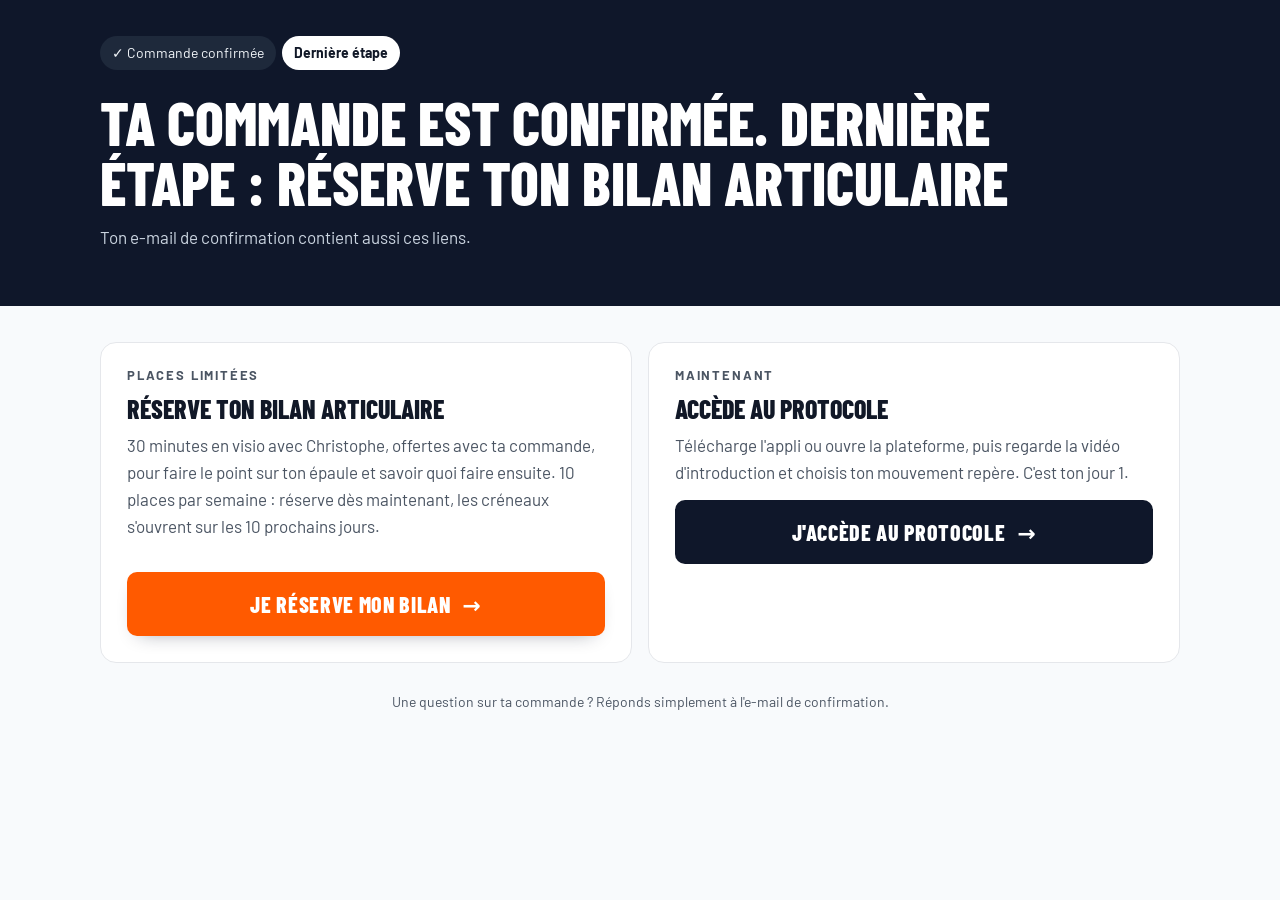
<file: acces.html>
<!doctype html>
<html lang="fr">
<head>
<meta charset="utf-8">
<meta name="viewport" content="width=device-width, initial-scale=1, viewport-fit=cover">
<title>Ton accès · Épaules Bulletproof</title>
<meta name="robots" content="noindex">
<link rel="preconnect" href="https://fonts.googleapis.com">
<link rel="preconnect" href="https://fonts.gstatic.com" crossorigin>
<link href="https://fonts.googleapis.com/css2?family=Barlow+Condensed:wght@700;800&family=Barlow:ital,wght@0,400;0,500;0,600;0,700;1,400&display=swap" rel="stylesheet">
<link rel="stylesheet" href="styles.css">
<script src="config.js"></script>
</head>
<body>
<header class="thanks">
  <div class="wrap">
    <ol class="progress"><li class="done">✓ Commande confirmée</li><li class="on">Dernière étape</li></ol>
    <h1>Ta commande est confirmée. Dernière étape : réserve ton Bilan Articulaire</h1>
    <p>Ton e-mail de confirmation contient aussi ces liens.<span data-if-bump hidden> Ton Guide Feu Vert y est joint.</span></p>
  </div>
</header>
<main>
  <section style="padding-top:36px">
    <div class="wrap next">
      <div class="panel" style="padding:26px">
        <span class="kicker">Places limitées</span>
        <h3>Réserve ton Bilan Articulaire</h3>
        <p style="color:var(--ink-2)">30 minutes en visio avec Christophe, offertes avec ta commande, pour faire le point sur ton épaule et savoir quoi faire ensuite. <span data-slots></span> places par semaine : réserve dès maintenant, les créneaux s'ouvrent sur les 10 prochains jours.</p>
        <div class="slots" data-slotbar style="margin-bottom:18px"></div>
        <a class="btn block" data-calendly href="#">Je réserve mon Bilan <span class="arr">→</span></a>
      </div>
      <div class="panel" style="padding:26px">
        <span class="kicker">Maintenant</span>
        <h3>Accède au protocole</h3>
        <p style="color:var(--ink-2)">Télécharge l'appli ou ouvre la plateforme, puis regarde la vidéo d'introduction et choisis ton mouvement repère. C'est ton jour 1.</p>
        <a class="btn block dark" data-access href="#">J'accède au protocole <span class="arr">→</span></a>
      </div>
    </div>
    <p class="center" style="color:var(--ink-3);font-size:14px;margin-top:28px">Une question sur ta commande ? Réponds simplement à l'e-mail de confirmation.</p>
  </section>
</main>
<script src="app.js"></script>
</body>
</html>
</file>
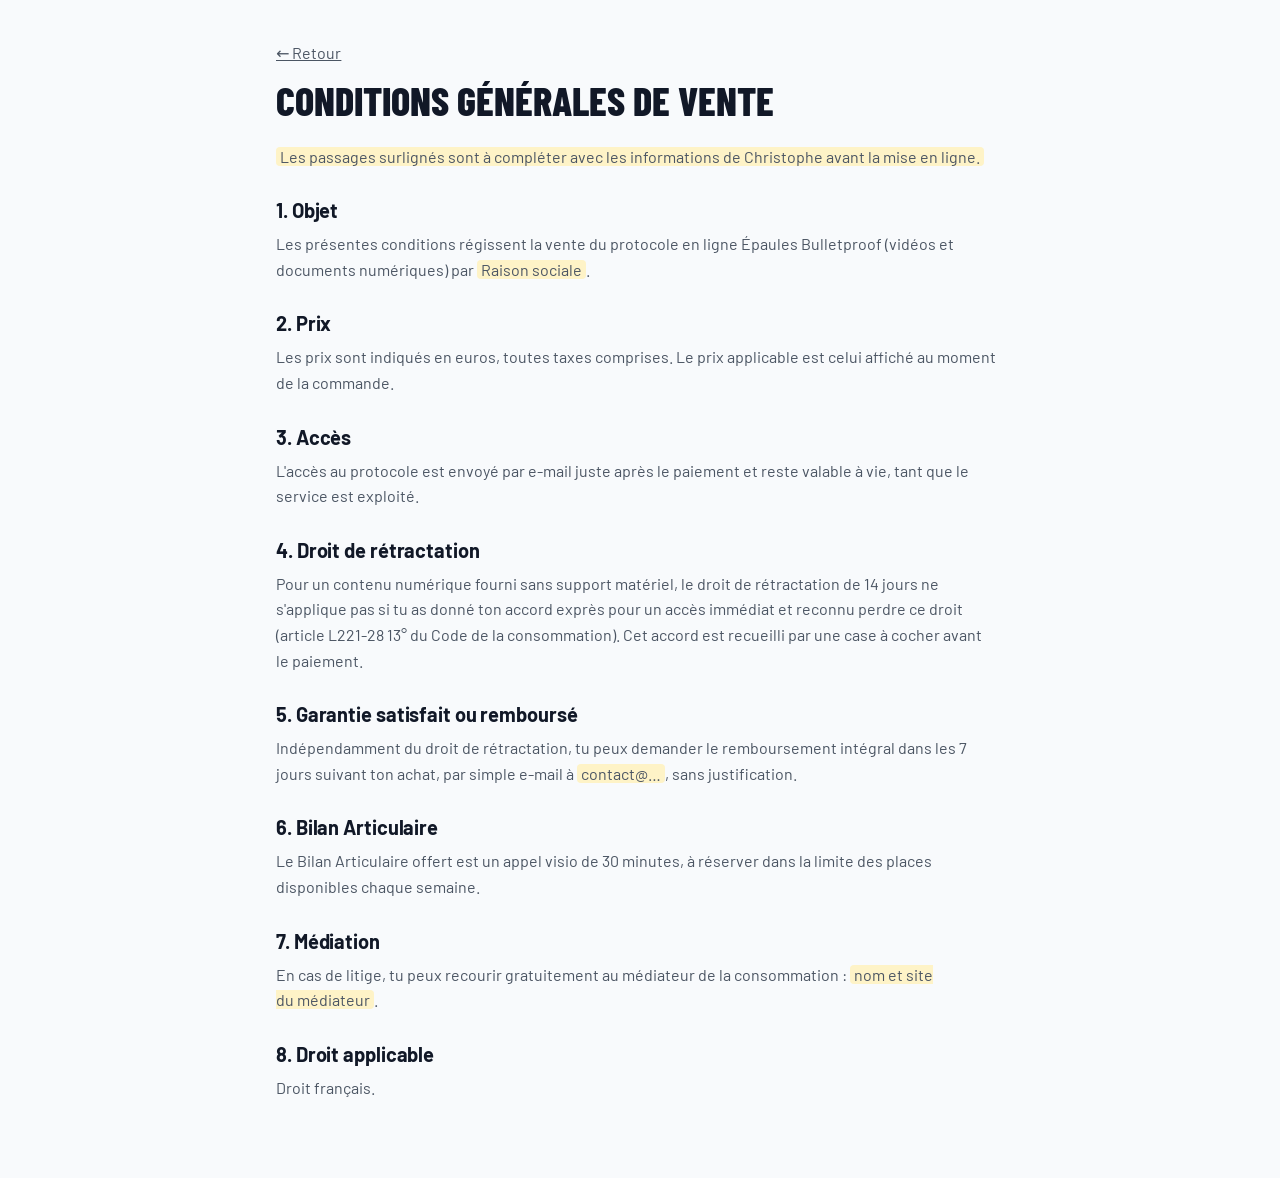
<file: cgv.html>
<!doctype html>
<html lang="fr">
<head>
<meta charset="utf-8">
<meta name="viewport" content="width=device-width, initial-scale=1">
<title>Conditions générales de vente · Épaules Bulletproof</title>
<meta name="robots" content="noindex">
<link rel="preconnect" href="https://fonts.googleapis.com">
<link rel="preconnect" href="https://fonts.gstatic.com" crossorigin>
<link href="https://fonts.googleapis.com/css2?family=Barlow+Condensed:wght@800&family=Barlow:wght@400;600;700&display=swap" rel="stylesheet">
<link rel="stylesheet" href="styles.css">
<style>.legal-page{max-width:760px;margin:0 auto;padding:40px 16px 64px}.legal-page h1{font:800 40px/1 var(--display);text-transform:uppercase;margin:0 0 24px}.legal-page h2{font:700 20px/1.3 var(--body);text-transform:none;margin:28px 0 8px}.legal-page p,.legal-page li{font-size:16px;line-height:1.6;color:var(--ink-2)}.fill{background:#FEF3C7;border-radius:4px;padding:0 4px}</style>
</head>
<body>
<main class="legal-page">
<p><a href="./">← Retour</a></p>
<h1>Conditions générales de vente</h1>
<p><span class="fill">Les passages surlignés sont à compléter avec les informations de Christophe avant la mise en ligne.</span></p>

<h2>1. Objet</h2>
<p>Les présentes conditions régissent la vente du protocole en ligne Épaules Bulletproof (vidéos et documents numériques) par <span class="fill">Raison sociale</span>.</p>
<h2>2. Prix</h2>
<p>Les prix sont indiqués en euros, toutes taxes comprises. Le prix applicable est celui affiché au moment de la commande.</p>
<h2>3. Accès</h2>
<p>L'accès au protocole est envoyé par e-mail juste après le paiement et reste valable à vie, tant que le service est exploité.</p>
<h2>4. Droit de rétractation</h2>
<p>Pour un contenu numérique fourni sans support matériel, le droit de rétractation de 14 jours ne s'applique pas si tu as donné ton accord exprès pour un accès immédiat et reconnu perdre ce droit (article L221-28 13° du Code de la consommation). Cet accord est recueilli par une case à cocher avant le paiement.</p>
<h2>5. Garantie satisfait ou remboursé</h2>
<p>Indépendamment du droit de rétractation, tu peux demander le remboursement intégral dans les 7 jours suivant ton achat, par simple e-mail à <span class="fill">contact@…</span>, sans justification.</p>
<h2>6. Bilan Articulaire</h2>
<p>Le Bilan Articulaire offert est un appel visio de 30 minutes, à réserver dans la limite des places disponibles chaque semaine.</p>
<h2>7. Médiation</h2>
<p>En cas de litige, tu peux recourir gratuitement au médiateur de la consommation : <span class="fill">nom et site du médiateur</span>.</p>
<h2>8. Droit applicable</h2>
<p>Droit français.</p>

</main>
</body>
</html>
</file>
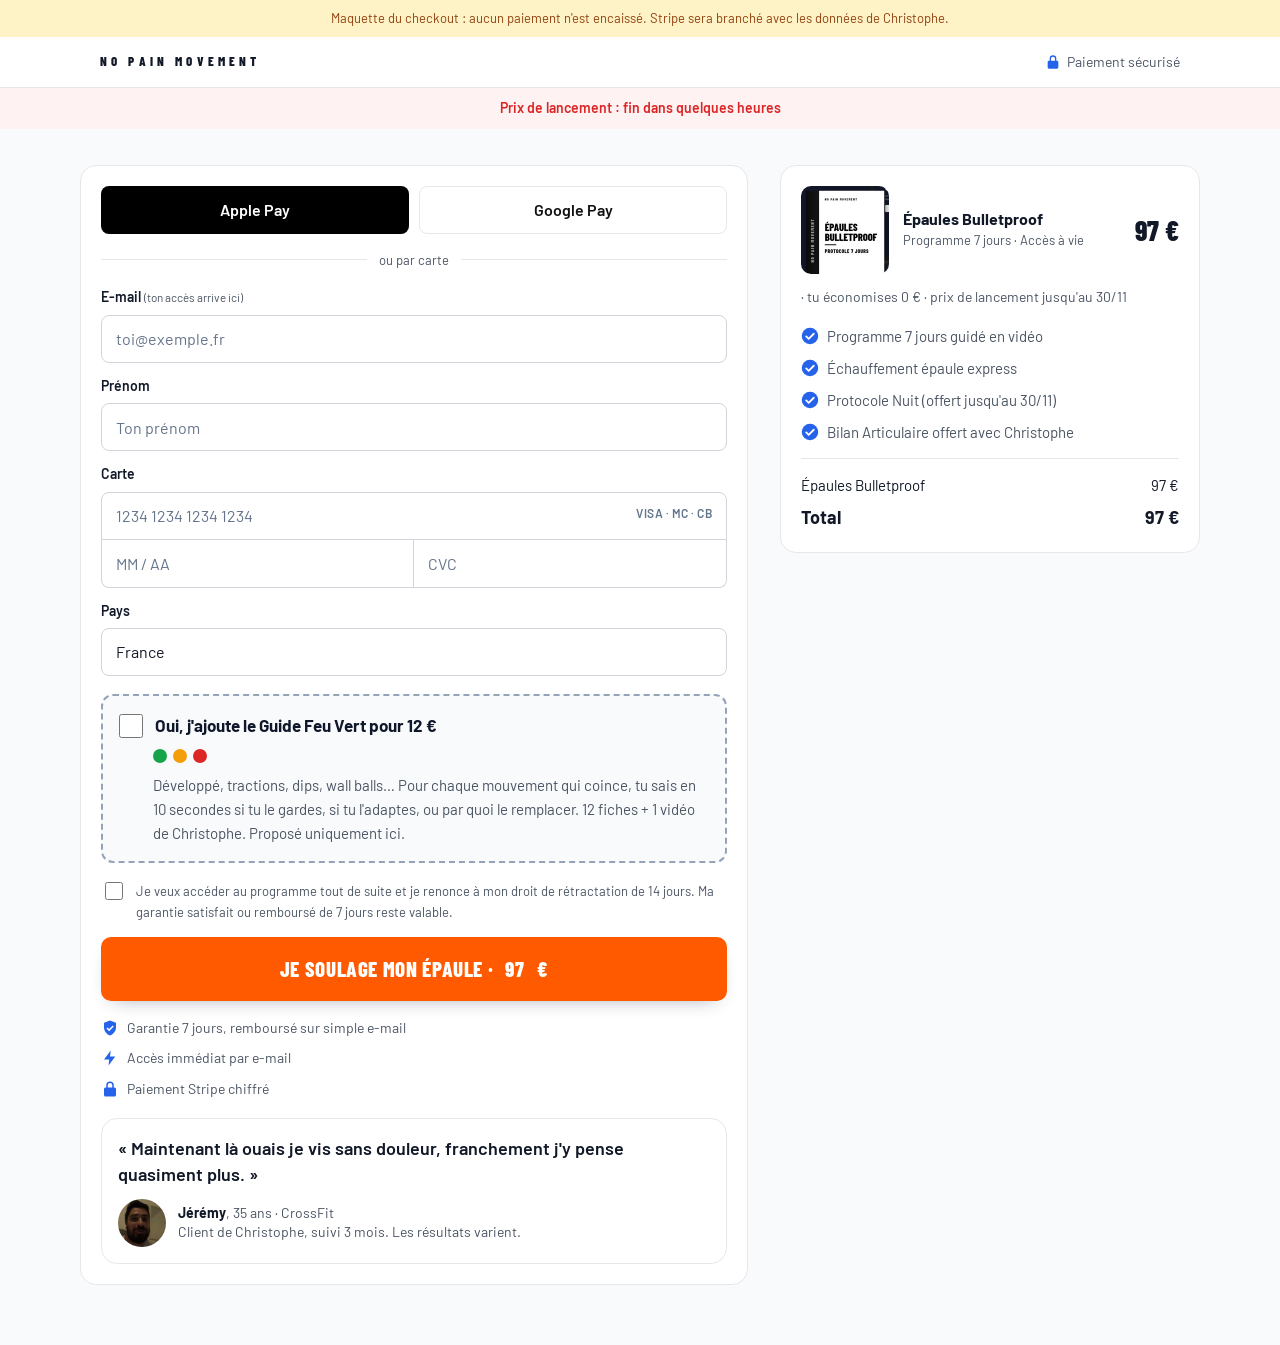
<file: checkout.html>
<!doctype html>
<html lang="fr">
<head>
<meta charset="utf-8">
<meta name="viewport" content="width=device-width, initial-scale=1, viewport-fit=cover">
<title>Paiement · Épaules Bulletproof</title>
<meta name="robots" content="noindex">
<link rel="preconnect" href="https://fonts.googleapis.com">
<link rel="preconnect" href="https://fonts.gstatic.com" crossorigin>
<link href="https://fonts.googleapis.com/css2?family=Barlow+Condensed:wght@700;800&family=Barlow:ital,wght@0,400;0,500;0,600;0,700;1,400&display=swap" rel="stylesheet">
<link rel="stylesheet" href="styles.css">
<script src="config.js"></script>
</head>
<body>
<svg width="0" height="0" style="position:absolute" aria-hidden="true">
  <symbol id="ok" viewBox="0 0 24 24"><circle cx="12" cy="12" r="11" fill="currentColor"/><path d="M7 12.5l3.2 3.2L17 9" stroke="#fff" stroke-width="2.4" fill="none" stroke-linecap="round" stroke-linejoin="round"/></symbol>
  <symbol id="lock" viewBox="0 0 24 24"><path fill="currentColor" d="M12 2a5 5 0 0 0-5 5v3H6a2 2 0 0 0-2 2v8a2 2 0 0 0 2 2h12a2 2 0 0 0 2-2v-8a2 2 0 0 0-2-2h-1V7a5 5 0 0 0-5-5zm-3 8V7a3 3 0 1 1 6 0v3H9z"/></symbol>
  <symbol id="shield" viewBox="0 0 24 24"><path fill="currentColor" d="M12 2 4 5v6c0 5 3.4 9.3 8 11 4.6-1.7 8-6 8-11V5l-8-3zm-1.2 14.2-3.5-3.5 1.4-1.4 2.1 2.1 4.8-4.8 1.4 1.4-6.2 6.2z"/></symbol>
  <symbol id="bolt" viewBox="0 0 24 24"><path fill="currentColor" d="M13 2 4 14h7l-1 8 9-12h-7l1-8z"/></symbol>
</svg>

<div class="mock-note">Maquette du checkout : aucun paiement n'est encaissé. Stripe sera branché avec les données de Christophe.</div>
<div class="co-top"><div class="wrap"><span class="logo">NO PAIN MOVEMENT</span><span class="secure"><svg><use href="#lock"/></svg>Paiement sécurisé</span></div></div>
<div class="co-timer">Prix de lancement : fin dans <span data-countdown>…</span></div>

<main class="wrap co-grid">
  <!-- Récap (à droite sur desktop) -->
  <aside class="summary">
    <div class="panel">
      <div class="prod">
        <img src="img/mockup-carre.jpg" alt="">
        <div><h3>Épaules Bulletproof</h3><small>Programme 7 jours · Accès à vie</small></div>
        <div class="amt"><span data-price></span> €</div>
      </div>
      <p style="margin:12px 0 0;font-size:14px;color:var(--ink-3)"><s class="was"><span data-price-after></span> €</s> · tu économises <span data-save></span> € <span class="badge sm">-<span data-pct></span> %</span> · prix de lancement jusqu'au 30/11</p>
      <ul class="inc">
        <li><svg><use href="#ok"/></svg>Programme 7 jours guidé en vidéo</li>
        <li><svg><use href="#ok"/></svg>Échauffement épaule express</li>
        <li><svg><use href="#ok"/></svg>Protocole Nuit (offert jusqu'au 30/11)</li>
        <li><svg><use href="#ok"/></svg>Bilan Articulaire offert avec Christophe</li>
      </ul>
      <div class="totals">
        <div><span>Épaules Bulletproof</span><span><span data-price></span> €</span></div>
        <div data-bump-line hidden><span>Guide Feu Vert</span><span><span data-bump-price></span> €</span></div>
        <div class="tot"><span>Total</span><span><span data-total></span> €</span></div>
      </div>
    </div>
  </aside>

  <!-- Formulaire -->
  <form class="panel" onsubmit="return false">
    <div class="express"><span>Apple Pay</span><span class="g">Google Pay</span></div>
    <div class="or">ou par carte</div>
    <label class="field"><span>E-mail <small>(ton accès arrive ici)</small></span><div class="input ph">toi@exemple.fr</div></label>
    <label class="field"><span>Prénom</span><div class="input ph">Ton prénom</div></label>
    <label class="field"><span>Carte</span>
      <div class="input ph card-num">1234 1234 1234 1234<span style="font-size:12px;letter-spacing:.04em">VISA · MC · CB</span></div>
      <div class="card-row"><div class="input ph">MM / AA</div><div class="input ph">CVC</div></div>
    </label>
    <label class="field"><span>Pays</span><div class="input ph" style="color:var(--ink)">France</div></label>

    <!-- ORDER BUMP : case non cochée par défaut -->
    <div class="bump">
      <label for="bump"><input type="checkbox" id="bump"><span class="t">Oui, j'ajoute le Guide Feu Vert pour <span data-bump-price></span>&nbsp;€</span></label>
      <div class="feu" aria-hidden="true"><i style="background:#16A34A"></i><i style="background:#F59E0B"></i><i style="background:#DC2626"></i></div>
      <p>Développé, tractions, dips, wall balls… Pour chaque mouvement qui coince, tu sais en 10 secondes si tu le gardes, si tu l'adaptes, ou par quoi le remplacer. 12 fiches + 1 vidéo de Christophe. Proposé uniquement ici.</p>
    </div>

    <label class="legal"><input type="checkbox">Je veux accéder au programme tout de suite et je renonce à mon droit de rétractation de 14 jours. Ma garantie satisfait ou remboursé de 7 jours reste valable.</label>

    <button class="btn block" id="pay">Je soulage mon épaule · <span data-total></span> €</button>

    <div class="assure">
      <div><svg><use href="#shield"/></svg>Garantie 7 jours, remboursé sur simple e-mail</div>
      <div><svg><use href="#bolt"/></svg>Accès immédiat par e-mail</div>
      <div><svg><use href="#lock"/></svg>Paiement Stripe chiffré</div>
    </div>
    <div class="proof real" style="margin-top:18px;padding:16px"><q>Maintenant là ouais je vis sans douleur, franchement j'y pense quasiment plus.</q><div class="who"><img src="img/preuve-jeremy.jpg" alt=""><span><b>Jérémy</b>, 35 ans · CrossFit<br>Client de Christophe, suivi 3 mois. Les résultats varient.</span></div></div>
  </form>
</main>
<script src="app.js"></script>
</body>
</html>
</file>
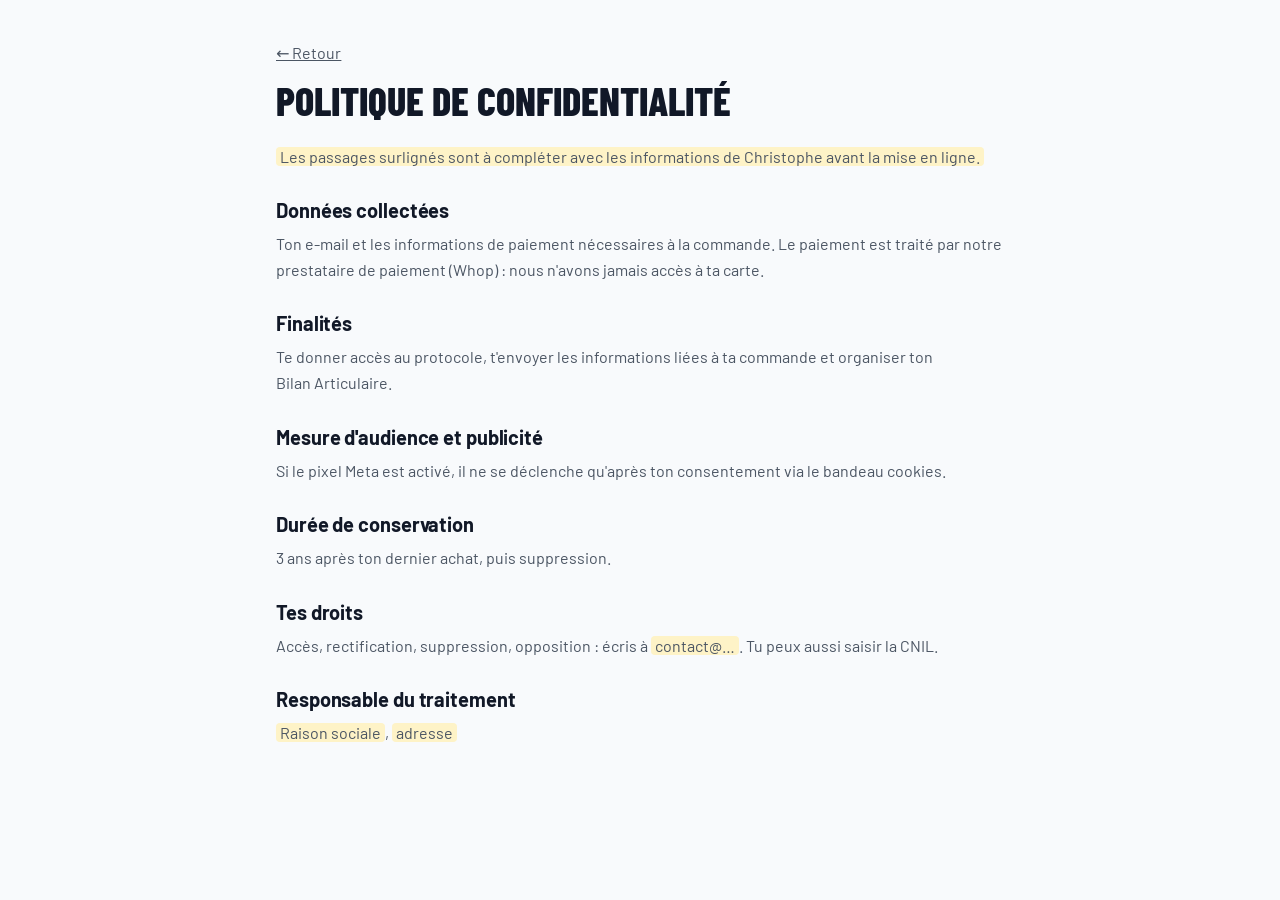
<file: confidentialite.html>
<!doctype html>
<html lang="fr">
<head>
<meta charset="utf-8">
<meta name="viewport" content="width=device-width, initial-scale=1">
<title>Politique de confidentialité · Épaules Bulletproof</title>
<meta name="robots" content="noindex">
<link rel="preconnect" href="https://fonts.googleapis.com">
<link rel="preconnect" href="https://fonts.gstatic.com" crossorigin>
<link href="https://fonts.googleapis.com/css2?family=Barlow+Condensed:wght@800&family=Barlow:wght@400;600;700&display=swap" rel="stylesheet">
<link rel="stylesheet" href="styles.css">
<style>.legal-page{max-width:760px;margin:0 auto;padding:40px 16px 64px}.legal-page h1{font:800 40px/1 var(--display);text-transform:uppercase;margin:0 0 24px}.legal-page h2{font:700 20px/1.3 var(--body);text-transform:none;margin:28px 0 8px}.legal-page p,.legal-page li{font-size:16px;line-height:1.6;color:var(--ink-2)}.fill{background:#FEF3C7;border-radius:4px;padding:0 4px}</style>
</head>
<body>
<main class="legal-page">
<p><a href="./">← Retour</a></p>
<h1>Politique de confidentialité</h1>
<p><span class="fill">Les passages surlignés sont à compléter avec les informations de Christophe avant la mise en ligne.</span></p>

<h2>Données collectées</h2>
<p>Ton e-mail et les informations de paiement nécessaires à la commande. Le paiement est traité par notre prestataire de paiement (Whop) : nous n'avons jamais accès à ta carte.</p>
<h2>Finalités</h2>
<p>Te donner accès au protocole, t'envoyer les informations liées à ta commande et organiser ton Bilan Articulaire.</p>
<h2>Mesure d'audience et publicité</h2>
<p>Si le pixel Meta est activé, il ne se déclenche qu'après ton consentement via le bandeau cookies.</p>
<h2>Durée de conservation</h2>
<p>3 ans après ton dernier achat, puis suppression.</p>
<h2>Tes droits</h2>
<p>Accès, rectification, suppression, opposition : écris à <span class="fill">contact@…</span>. Tu peux aussi saisir la CNIL.</p>
<h2>Responsable du traitement</h2>
<p><span class="fill">Raison sociale</span>, <span class="fill">adresse</span></p>

</main>
</body>
</html>
</file>
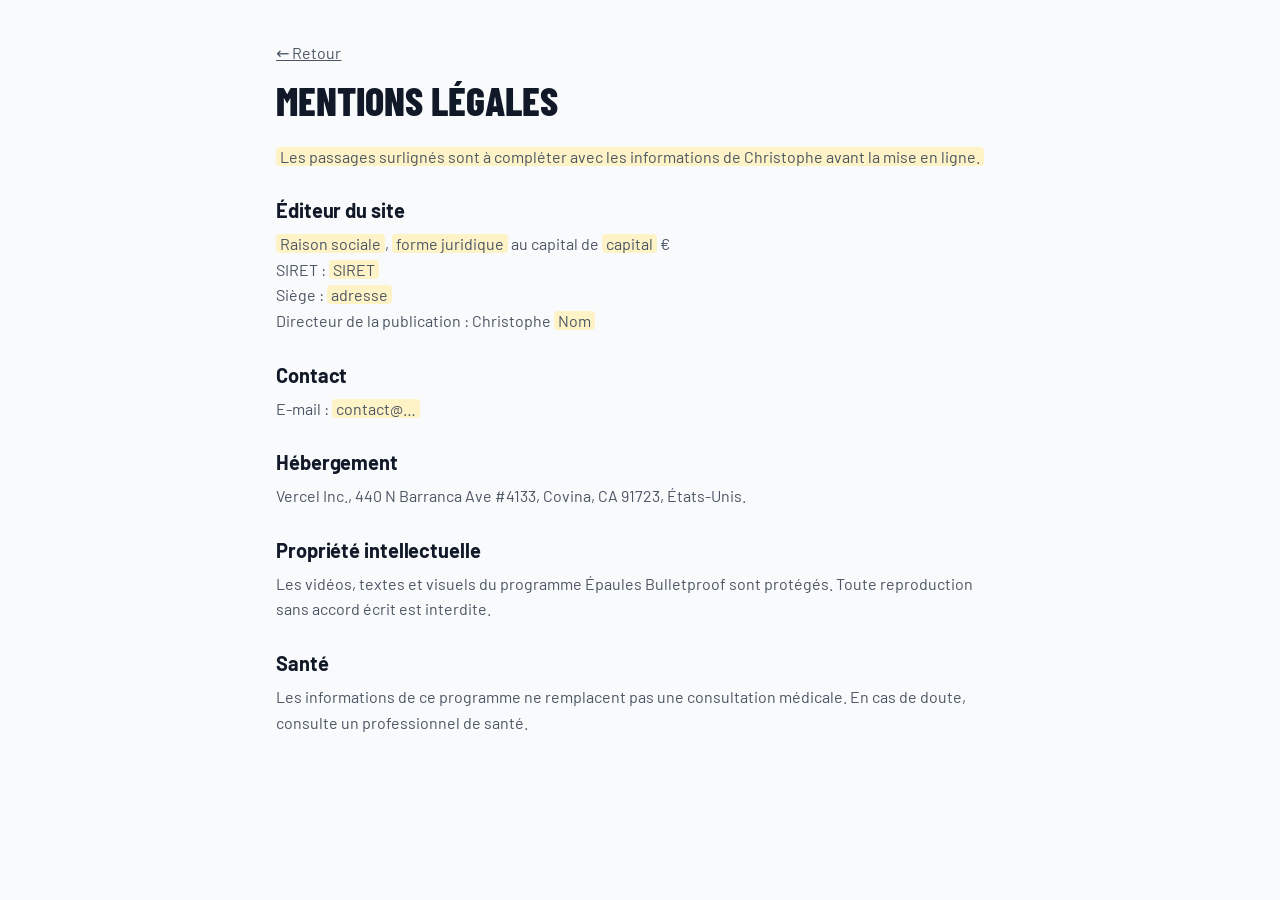
<file: mentions-legales.html>
<!doctype html>
<html lang="fr">
<head>
<meta charset="utf-8">
<meta name="viewport" content="width=device-width, initial-scale=1">
<title>Mentions légales · Épaules Bulletproof</title>
<meta name="robots" content="noindex">
<link rel="preconnect" href="https://fonts.googleapis.com">
<link rel="preconnect" href="https://fonts.gstatic.com" crossorigin>
<link href="https://fonts.googleapis.com/css2?family=Barlow+Condensed:wght@800&family=Barlow:wght@400;600;700&display=swap" rel="stylesheet">
<link rel="stylesheet" href="styles.css">
<style>.legal-page{max-width:760px;margin:0 auto;padding:40px 16px 64px}.legal-page h1{font:800 40px/1 var(--display);text-transform:uppercase;margin:0 0 24px}.legal-page h2{font:700 20px/1.3 var(--body);text-transform:none;margin:28px 0 8px}.legal-page p,.legal-page li{font-size:16px;line-height:1.6;color:var(--ink-2)}.fill{background:#FEF3C7;border-radius:4px;padding:0 4px}</style>
</head>
<body>
<main class="legal-page">
<p><a href="./">← Retour</a></p>
<h1>Mentions légales</h1>
<p><span class="fill">Les passages surlignés sont à compléter avec les informations de Christophe avant la mise en ligne.</span></p>

<h2>Éditeur du site</h2>
<p><span class="fill">Raison sociale</span>, <span class="fill">forme juridique</span> au capital de <span class="fill">capital</span> €<br>SIRET : <span class="fill">SIRET</span><br>Siège : <span class="fill">adresse</span><br>Directeur de la publication : Christophe <span class="fill">Nom</span></p>
<h2 id="contact">Contact</h2>
<p>E-mail : <span class="fill">contact@…</span></p>
<h2>Hébergement</h2>
<p>Vercel Inc., 440 N Barranca Ave #4133, Covina, CA 91723, États-Unis.</p>
<h2>Propriété intellectuelle</h2>
<p>Les vidéos, textes et visuels du programme Épaules Bulletproof sont protégés. Toute reproduction sans accord écrit est interdite.</p>
<h2>Santé</h2>
<p>Les informations de ce programme ne remplacent pas une consultation médicale. En cas de doute, consulte un professionnel de santé.</p>

</main>
</body>
</html>
</file>
<file: styles.css>
/* Épaules Bulletproof · V6 · architecture 60-30-10
   60 % base off-white · 30 % structure navy (hero, CTA final, footer) · 10 % action orange (CTA uniquement)
   Bleu = confiance (coches, garantie, sceaux) · Rouge = rareté et prix futur uniquement */
:root {
  --bg: #F8FAFC;
  --paper: #FFFFFF;
  --ink: #111827;
  --ink-2: #4B5563;
  --ink-3: #6B7280;
  --line: #E5E7EB;
  --navy: #0F172A;
  --navy-2: #1E293B;
  --navy-line: #334155;
  --on-navy: #F1F5F9;
  --on-navy-2: #CBD5E1;
  --on-navy-3: #94A3B8;
  --cta: #FF5A00;
  --cta-press: #E04F00;
  --trust: #2563EB;
  --trust-bg: #EFF6FF;
  --alert: #DC2626;
  --alert-bg: #FEF2F2;
  --display: "Barlow Condensed", "Arial Narrow", sans-serif;
  --body: "Barlow", system-ui, sans-serif;
  --r: 10px;
  --r-l: 16px;
  --wrap: 1120px;
}
* { box-sizing: border-box; }
html { -webkit-text-size-adjust: 100%; scroll-behavior: smooth; }
body { margin: 0; background: var(--bg); color: var(--ink); font: 400 17px/1.6 var(--body); }
img { max-width: 100%; height: auto; display: block; }
a { color: inherit; }
h1, h2, h3 { margin: 0; }
p { margin: 0 0 14px; }
.wrap { max-width: var(--wrap); margin: 0 auto; padding: 0 20px; }
.narrow { max-width: 760px; margin: 0 auto; padding: 0 20px; }
section { padding: 64px 0; }
.kicker { display: block; font: 700 13px/1 var(--body); letter-spacing: .14em; text-transform: uppercase; color: var(--ink-3); margin-bottom: 14px; }
h2 { font: 800 38px/1.02 var(--display); text-transform: uppercase; letter-spacing: -.005em; margin-bottom: 18px; }
h3 { font: 700 19px/1.3 var(--body); }
.sub { color: var(--ink-2); font-size: 18px; max-width: 640px; }
.center { text-align: center; }
.center .sub { margin-left: auto; margin-right: auto; }
.mt { margin-top: 28px; }

/* Icônes */
.ico { width: 22px; height: 22px; flex: 0 0 22px; }
.ico-trust { color: var(--trust); }

/* Bouton d'action : seule chose orange du site */
.btn { display: inline-flex; align-items: center; justify-content: center; gap: 12px; background: var(--cta); color: #fff; text-decoration: none; border: 0; cursor: pointer;
  font: 800 22px/1 var(--display); letter-spacing: .03em; text-transform: uppercase; padding: 20px 28px; border-radius: var(--r); min-height: 64px;
  box-shadow: 0 8px 20px -12px rgba(15, 23, 42, .45); transition: transform .12s ease, background .12s ease; }
.btn:hover { background: var(--cta-press); }
.btn:active { transform: translateY(1px); }
.btn .arr { font-family: var(--body); font-weight: 600; }
.btn.block { width: 100%; }
.link-no { display: inline-block; background: none; border: 0; color: var(--ink-3); text-decoration: underline; font: 500 16px var(--body); cursor: pointer; padding: 12px 4px; }

/* Bandeau rareté */
.launch { background: var(--navy-2); color: var(--on-navy); font: 500 14px/1.35 var(--body); text-align: center; padding: 10px 16px; }
.launch b { color: #fff; }
.timer { display: inline-block; background: var(--alert); color: #fff; font-weight: 700; border-radius: 6px; padding: 2px 8px; margin-left: 4px; white-space: nowrap; font-variant-numeric: tabular-nums; }

/* HERO navy */
.hero { background: var(--navy); color: var(--on-navy); padding: 0 0 0; overflow: hidden; }
.hero .top { display: flex; align-items: center; justify-content: space-between; padding: 18px 0 8px; }
.logo { font: 800 15px/1 var(--display); letter-spacing: .32em; color: #fff; }
.hero-grid { display: grid; gap: 28px; padding-top: 18px; }
.eyebrow { display: inline-block; font: 600 15px/1.35 var(--body); color: var(--on-navy); border: 1px solid var(--navy-line); background: rgba(255,255,255,.04); border-radius: 999px; padding: 8px 14px; margin-bottom: 18px; }
.hero h1 { font: 800 46px/.96 var(--display); text-transform: uppercase; color: #fff; letter-spacing: -.01em; margin-bottom: 18px; }
.hero h1 .l2 { color: var(--on-navy-3); display: block; }
.hero .subhead { color: var(--on-navy-2); font-size: 18px; line-height: 1.55; margin-bottom: 24px; }
.hero .subhead em { color: #fff; font-style: italic; }
.price-line { margin-top: 12px; color: var(--on-navy-2); font-size: 15px; }
.price-line b { color: #fff; font-size: 17px; }
.hero .cta .btn { width: 100%; }
.hero-photo { margin: 0 -20px; position: relative; }
.hero-photo img { width: 100%; aspect-ratio: 1080 / 680; object-fit: cover; }
.hero-photo::after { content: ""; position: absolute; inset: 0; background: linear-gradient(180deg, var(--navy) 0%, rgba(15,23,42,0) 18%, rgba(15,23,42,0) 70%, var(--navy) 100%); pointer-events: none; }
.hero-photo figcaption { position: relative; z-index: 1; padding: 6px 20px 24px; margin-top: 0; font-size: 14px; color: var(--on-navy-3); }
.hero-photo figcaption b { color: var(--on-navy); }

/* Bande crédibilité */
.cred { background: var(--paper); border-bottom: 1px solid var(--line); padding: 22px 0; }
.cred ul { list-style: none; padding: 0; margin: 0; display: grid; gap: 14px; }
.cred li { display: flex; align-items: center; gap: 12px; font-size: 16px; color: var(--ink-2); }
.cred li b { font: 800 26px/1 var(--display); color: var(--ink); min-width: 74px; }

/* Preuve sociale */
.proofs { display: grid; gap: 16px; margin-top: 28px; text-align: left; }
.proof { background: var(--paper); border: 1px solid var(--line); border-radius: var(--r-l); padding: 22px; }
.proof.slot { border: 2px dashed #CBD5E1; background: #fff; }
.slot-tag { display: inline-block; font: 700 12px/1 var(--body); letter-spacing: .08em; text-transform: uppercase; color: var(--ink-2); background: #E2E8F0; border-radius: 4px; padding: 6px 8px; margin-bottom: 12px; }
.proof q { display: block; font-size: 17px; color: var(--ink); quotes: "« " " »"; }
.proof .who { margin-top: 12px; font-size: 14px; color: var(--ink-3); }
.proof .who b { color: var(--ink); }
.video-slot { aspect-ratio: 9 / 12; display: flex; flex-direction: column; justify-content: flex-end; border-radius: var(--r-l); background: var(--navy-2); color: var(--on-navy); padding: 18px; position: relative; overflow: hidden; }
.video-slot .play { position: absolute; top: 50%; left: 50%; width: 64px; height: 64px; margin: -32px 0 0 -32px; border-radius: 50%; background: rgba(255,255,255,.14); display: grid; place-items: center; }
.video-slot .play::before { content: ""; border-left: 18px solid #fff; border-top: 11px solid transparent; border-bottom: 11px solid transparent; margin-left: 5px; }
.video-slot small { color: var(--on-navy-3); font-size: 13px; }
.proof-note { font-size: 13px; color: var(--ink-3); margin-top: 16px; }

/* Douleurs */
.pains { list-style: none; padding: 0; margin: 24px 0; display: grid; gap: 10px; }
.pains li { display: flex; gap: 14px; align-items: flex-start; background: var(--paper); border: 1px solid var(--line); border-radius: var(--r); padding: 14px 16px; font-size: 17px; }
.pains li::before { content: ""; flex: 0 0 22px; height: 22px; border: 2px solid var(--ink); border-radius: 5px; margin-top: 2px; }
.bridge { font: 700 19px/1.4 var(--body); }

/* Généraliste vs spécialiste */
.versus { display: grid; gap: 14px; margin-top: 28px; }
.vs { border-radius: var(--r-l); padding: 24px; }
.vs.gen { background: #F1F5F9; color: var(--ink-2); }
.vs.spe { background: var(--paper); border: 2px solid var(--ink); }
.vs h3 { font: 800 22px/1 var(--display); text-transform: uppercase; letter-spacing: .02em; margin-bottom: 14px; color: var(--ink); }
.vs ul { list-style: none; padding: 0; margin: 0; display: grid; gap: 12px; }
.vs li { display: flex; gap: 12px; align-items: flex-start; }
.vs.gen li::before { content: "✕"; flex: 0 0 22px; color: var(--ink-3); font-weight: 700; text-align: center; }

/* Mécanisme */
.mech-grid { display: grid; gap: 28px; }
.mech-photo { border-radius: var(--r-l); overflow: hidden; }
.mech-photo img { width: 100%; aspect-ratio: 16 / 10; object-fit: cover; object-position: 30% 50%; }
.oneliner { font: 600 20px/1.4 var(--body); margin: 6px 0 20px; }
.steps { list-style: none; padding: 0; margin: 20px 0; display: grid; gap: 14px; counter-reset: s; }
.steps li { display: grid; grid-template-columns: 48px 1fr; gap: 14px; align-items: start; }
.steps li::before { counter-increment: s; content: counter(s); font: 800 44px/0.9 var(--display); color: var(--ink); }
.steps b { display: block; font-size: 18px; }
.test-card { background: var(--paper); border: 1px solid var(--line); border-radius: var(--r-l); overflow: hidden; display: grid; margin-top: 26px; box-shadow: 0 18px 40px -28px rgba(15,23,42,.35); }
.test-card img { width: 100%; aspect-ratio: 4 / 3; object-fit: cover; object-position: 50% 20%; }
.test-card .in { padding: 22px; }
.test-card .tag { display: inline-flex; align-items: center; gap: 8px; font: 700 13px/1 var(--body); letter-spacing: .1em; text-transform: uppercase; margin-bottom: 10px; }
.test-card .tag i { width: 8px; height: 8px; border-radius: 50%; background: var(--ink); }
.test-card h3 { font: 800 28px/1 var(--display); text-transform: uppercase; margin-bottom: 10px; }
.scale { display: grid; grid-template-columns: repeat(11, 1fr); gap: 3px; margin: 14px 0 6px; }
.scale span { font: 600 12px/1 var(--body); text-align: center; padding: 8px 0; border-radius: 4px; background: #F1F5F9; color: var(--ink-2); }
.scale-l { display: flex; justify-content: space-between; font-size: 12px; color: var(--ink-3); }

/* Comment ça marche */
.how-grid { display: grid; gap: 28px; align-items: center; }
.mockup { border-radius: var(--r-l); overflow: hidden; background: #000; }
.mockup img { width: 100%; }
.cards { display: grid; gap: 12px; margin-top: 22px; }
.card { display: grid; grid-template-columns: 52px 1fr; gap: 14px; background: var(--paper); border: 1px solid var(--line); border-radius: var(--r-l); padding: 18px; align-items: start; }
.card .n { width: 52px; height: 52px; border-radius: 12px; background: var(--navy); color: #fff; display: grid; place-items: center; font: 800 26px/1 var(--display); }
.card p { margin: 4px 0 0; color: var(--ink-2); font-size: 16px; }

/* Études de cas */
.cases { display: grid; gap: 16px; margin-top: 28px; }
.case dl { margin: 12px 0 0; display: grid; gap: 8px; }
.case dt { font: 700 12px/1 var(--body); letter-spacing: .1em; text-transform: uppercase; color: var(--ink-3); }
.case dd { margin: 0 0 6px; }

/* Ce qui est inclus */
.stack { background: var(--paper); border: 1px solid var(--line); border-radius: var(--r-l); overflow: hidden; margin-top: 26px; }
.stack .row { display: grid; grid-template-columns: 28px 1fr; gap: 14px; padding: 20px; border-top: 1px solid var(--line); }
.stack .row:first-child { border-top: 0; }
.stack .lab { display: block; font: 700 12px/1 var(--body); letter-spacing: .1em; text-transform: uppercase; color: var(--ink-3); margin-bottom: 6px; }
.stack h3 { margin-bottom: 4px; }
.stack p { margin: 0; color: var(--ink-2); font-size: 16px; }
.lim { display: inline-block; margin-top: 8px; font: 700 13px/1 var(--body); color: var(--alert); }
.slots { display: grid; gap: 4px; margin-top: 12px; max-width: 280px; }
.slots i { height: 8px; border-radius: 2px; background: var(--ink); }
.slots i.taken { background: #CBD5E1; }

/* Offre */
.offer-grid { display: grid; gap: 28px; align-items: start; }
.offer { background: var(--paper); border: 2px solid var(--ink); border-radius: 20px; padding: 26px 22px; box-shadow: 0 30px 60px -36px rgba(15,23,42,.45); }
.offer h3 { font: 800 24px/1 var(--display); text-transform: uppercase; margin-bottom: 14px; }
.offer ul { list-style: none; margin: 0 0 18px; padding: 0; display: grid; gap: 10px; }
.offer li { display: flex; gap: 10px; align-items: flex-start; }
.offer .price { display: flex; align-items: baseline; gap: 12px; flex-wrap: wrap; border-top: 1px solid var(--line); padding-top: 18px; }
.offer .big { font: 800 72px/.9 var(--display); }
.offer .then { color: var(--ink-2); font-size: 16px; }
.badge { display: inline-block; background: var(--alert); color: #fff; font: 700 14px/1 var(--body); border-radius: 6px; padding: 7px 9px; }
.save { color: var(--alert); font-weight: 700; font-size: 15px; margin: 8px 0 18px; }
.fine { display: flex; flex-wrap: wrap; justify-content: center; gap: 6px 16px; color: var(--ink-3); font-size: 14px; margin-top: 14px; }
.fine span { display: inline-flex; gap: 6px; align-items: center; }
.fine svg { width: 16px; height: 16px; color: var(--trust); }
.why p { color: var(--ink-2); }
.countdown { font-weight: 600; }

/* Garantie */
.guarantee { display: grid; gap: 22px; align-items: center; background: var(--trust-bg); border: 1px solid #BFDBFE; border-radius: 20px; padding: 28px 22px; }
.seal { width: 128px; height: 128px; color: var(--trust); }

/* Autorité */
.me-grid { display: grid; gap: 28px; align-items: center; }
.me-photo { border-radius: var(--r-l); overflow: hidden; }
.me-photo img { width: 100%; aspect-ratio: 4 / 5; object-fit: cover; object-position: 50% 30%; }
.facts { list-style: none; padding: 0; margin: 18px 0 0; display: grid; gap: 10px; }
.facts li { display: flex; gap: 10px; align-items: flex-start; }
.todo { display: inline-block; background: #FEF3C7; color: #92400E; font: 700 11px/1.3 var(--body); letter-spacing: .04em; text-transform: uppercase; border-radius: 4px; padding: 3px 6px; vertical-align: middle; }

/* FAQ */
.faq details { background: var(--paper); border: 1px solid var(--line); border-radius: var(--r); margin-top: 10px; }
.faq summary { cursor: pointer; list-style: none; padding: 18px 48px 18px 18px; font-weight: 600; font-size: 17px; position: relative; }
.faq summary::-webkit-details-marker { display: none; }
.faq summary::after { content: "+"; position: absolute; right: 18px; top: 50%; transform: translateY(-50%); font: 500 26px/1 var(--body); color: var(--ink-3); }
.faq details[open] summary::after { content: "–"; }
.faq details p { padding: 0 18px 18px; margin: 0; color: var(--ink-2); }

/* CTA final navy */
.final { background: var(--navy); color: var(--on-navy); text-align: center; padding: 72px 0; }
.final h2 { color: #fff; font-size: 44px; }
.final .sub { color: var(--on-navy-2); margin: 0 auto 26px; }
.final .price-line { color: var(--on-navy-2); }

/* Footer */
.site-foot { background: var(--navy); border-top: 1px solid var(--navy-line); color: var(--on-navy-3); font-size: 13px; padding: 32px 0 110px; }
.site-foot nav { display: flex; flex-wrap: wrap; gap: 8px 18px; margin-bottom: 14px; }
.site-foot a { color: var(--on-navy-2); }
.site-foot p { margin: 0 0 10px; }

/* Barre mobile collante */
.sticky { position: fixed; left: 0; right: 0; bottom: 0; z-index: 20; background: var(--paper); border-top: 1px solid var(--line); padding: 10px 16px calc(10px + env(safe-area-inset-bottom)); display: flex; align-items: center; gap: 14px; transform: translateY(110%); transition: transform .25s ease; box-shadow: 0 -10px 30px -18px rgba(15,23,42,.35); }
.sticky.on { transform: none; }
.sticky .p { line-height: 1.1; font-size: 13px; color: var(--ink-3); white-space: nowrap; }
.sticky .p b { display: block; font: 800 28px/1 var(--display); color: var(--ink); }
.sticky .btn { flex: 1; min-height: 54px; padding: 14px 16px; font-size: 20px; }

/* Desktop */
@media (min-width: 900px) {
  section { padding: 96px 0; }
  h2 { font-size: 54px; }
  .hero-grid { grid-template-columns: 1.02fr 1fr; align-items: center; gap: 48px; padding: 36px 0 72px; }
  .hero h1 { font-size: 80px; }
  .hero .subhead { font-size: 20px; max-width: 560px; }
  .hero .cta .btn { width: auto; min-width: 380px; }
  .hero-photo { margin: 0; }
  .hero-photo img { border-radius: 20px; aspect-ratio: 1 / 1; object-position: 62% 50%; }
  .hero-photo::after { display: none; }
  .hero-photo figcaption { margin-top: 12px; padding: 0; }
  .cred ul { grid-template-columns: repeat(3, 1fr); }
  .proofs { grid-template-columns: repeat(3, 1fr); }
  .versus { grid-template-columns: 1fr 1fr; }
  .mech-grid { grid-template-columns: 1fr 1fr; align-items: start; gap: 56px; }
  .mech-photo { position: sticky; top: 24px; }
  .mech-photo img { aspect-ratio: 4 / 5; object-position: 40% 50%; }
  .test-card { grid-template-columns: 1fr 1.2fr; }
  .test-card img { aspect-ratio: auto; height: 100%; }
  .how-grid { grid-template-columns: 1.15fr 1fr; gap: 56px; }
  .cases { grid-template-columns: repeat(3, 1fr); }
  .offer-grid { grid-template-columns: 1fr 1fr; gap: 56px; }
  .offer { padding: 34px; }
  .guarantee { grid-template-columns: 140px 1fr; padding: 40px; }
  .me-grid { grid-template-columns: .9fr 1.1fr; gap: 56px; }
  .final h2 { font-size: 64px; }
  .sticky { display: none; }
  .site-foot { padding-bottom: 40px; }
}

/* ---------- Pages funnel (checkout, upsell, accès) ---------- */
.mock-note { background: #FEF3C7; color: #92400E; font-size: 13px; text-align: center; padding: 8px 14px; }
.co-top { background: var(--paper); border-bottom: 1px solid var(--line); }
.co-top .wrap { display: flex; align-items: center; justify-content: space-between; gap: 12px; padding-top: 14px; padding-bottom: 14px; flex-wrap: wrap; }
.co-top .logo { color: var(--ink); font-size: 13px; }
.secure { display: inline-flex; align-items: center; gap: 6px; color: var(--ink-2); font-size: 14px; }
.secure svg { width: 16px; height: 16px; color: var(--trust); }
.co-timer { background: var(--alert-bg); color: var(--alert); font-weight: 600; font-size: 14px; text-align: center; padding: 9px 14px; }
.co-grid { display: grid; gap: 22px; padding: 22px 0 60px; }
.panel { background: var(--paper); border: 1px solid var(--line); border-radius: var(--r-l); padding: 20px; }
.prod { display: grid; grid-template-columns: 88px 1fr auto; gap: 14px; align-items: center; }
.prod img { width: 88px; height: 88px; object-fit: cover; border-radius: 10px; background: #000; }
.prod h3 { font-size: 16px; }
.prod small { display: block; color: var(--ink-3); font-size: 13px; }
.prod .amt { font: 800 28px/1 var(--display); text-align: right; }
.prod .amt small { font: 500 12px var(--body); }
.inc { list-style: none; padding: 0; margin: 16px 0 0; display: grid; gap: 8px; font-size: 15px; color: var(--ink-2); }
.inc li { display: flex; gap: 8px; align-items: center; }
.inc svg { width: 18px; height: 18px; color: var(--trust); flex: 0 0 18px; }
.express { display: grid; grid-template-columns: 1fr 1fr; gap: 10px; }
.express span { display: grid; place-items: center; height: 48px; border-radius: 8px; background: #000; color: #fff; font-weight: 600; font-size: 16px; }
.express span.g { background: #fff; color: #111; border: 1px solid var(--line); }
.or { display: flex; align-items: center; gap: 12px; color: var(--ink-3); font-size: 13px; margin: 16px 0; }
.or::before, .or::after { content: ""; flex: 1; height: 1px; background: var(--line); }
.field { display: block; margin-bottom: 12px; }
.field span { display: block; font-size: 14px; font-weight: 600; margin-bottom: 6px; }
.field span small { font-weight: 400; color: var(--ink-3); }
.input { width: 100%; height: 48px; border: 1px solid #D1D5DB; border-radius: 8px; padding: 0 14px; font: 400 16px var(--body); color: var(--ink); background: #fff; }
.input.ph { color: #9CA3AF; display: flex; align-items: center; }
.card-row { display: grid; grid-template-columns: 1fr 1fr; gap: 0; }
.card-row .input { border-radius: 0; }
.card-num { border-radius: 8px 8px 0 0 !important; display: flex; align-items: center; justify-content: space-between; }
.card-row .input:first-child { border-radius: 0 0 0 8px; border-top: 0; }
.card-row .input:last-child { border-radius: 0 0 8px 0; border-top: 0; border-left: 0; }
.bump { border: 2px dashed var(--cta); background: #FFF7ED; border-radius: 12px; padding: 16px; margin: 18px 0; }
.bump label { display: flex; gap: 12px; align-items: flex-start; cursor: pointer; }
.bump input { width: 22px; height: 22px; margin: 2px 0 0; accent-color: var(--ink); flex: 0 0 22px; }
.bump .t { font-weight: 700; font-size: 17px; }
.bump p { margin: 10px 0 0 34px; font-size: 15px; color: var(--ink-2); }
.feu { display: flex; gap: 6px; margin: 10px 0 0 34px; }
.feu i { width: 14px; height: 14px; border-radius: 50%; }
.legal { display: flex; gap: 10px; align-items: flex-start; font-size: 13px; color: var(--ink-2); margin: 14px 0; }
.legal input { width: 18px; height: 18px; flex: 0 0 18px; margin-top: 1px; accent-color: var(--ink); }
.totals { border-top: 1px solid var(--line); margin-top: 14px; padding-top: 14px; display: grid; gap: 6px; font-size: 15px; }
.totals div { display: flex; justify-content: space-between; }
.totals .tot { font-weight: 700; font-size: 18px; }
.assure { display: grid; gap: 8px; margin-top: 16px; font-size: 14px; color: var(--ink-2); }
.assure div { display: flex; gap: 8px; align-items: center; }
.assure svg { width: 18px; height: 18px; color: var(--trust); flex: 0 0 18px; }
.progress { list-style: none; padding: 0; margin: 0 0 22px; display: flex; gap: 6px; flex-wrap: wrap; font-size: 14px; }
.progress li { padding: 6px 12px; border-radius: 999px; background: var(--navy-2); color: var(--on-navy-3); }
.progress li.done { color: var(--on-navy); }
.progress li.on { background: #fff; color: var(--ink); font-weight: 700; }
.thanks { background: var(--navy); color: var(--on-navy); padding: 36px 0 40px; }
.thanks h1 { font: 800 44px/1 var(--display); text-transform: uppercase; color: #fff; margin-bottom: 12px; }
.thanks p { color: var(--on-navy-2); max-width: 620px; }
.up { max-width: 760px; }
.up .big { font: 800 64px/.9 var(--display); margin: 18px 0 4px; }
.up ul { list-style: none; padding: 0; margin: 16px 0; display: grid; gap: 10px; }
.up li { display: flex; gap: 10px; }
.next { display: grid; gap: 16px; }
.next .panel h3 { font: 800 26px/1 var(--display); text-transform: uppercase; margin: 8px 0 10px; }
.btn.dark { background: var(--navy); box-shadow: none; }
@media (min-width: 900px) {
  .co-grid { grid-template-columns: 1fr 420px; gap: 32px; padding-top: 36px; }
  .co-grid .summary { order: 2; position: sticky; top: 20px; align-self: start; }
  .next { grid-template-columns: 1fr 1fr; }
  .thanks h1 { font-size: 60px; }
}
s.was { color: var(--alert); text-decoration-thickness: 2px; }
.hero s.was, .final s.was { color: #F87171; }
.big-was { font: 700 32px/1 var(--display); }
.badge.sm { font-size: 12px; padding: 3px 6px; vertical-align: 2px; }
.sticky .p s { color: var(--alert); font-size: 14px; }
.launch s { opacity: .8; }
.hero-grid > *, .mech-grid > *, .how-grid > *, .offer-grid > *, .me-grid > *, .co-grid > *, .versus > *, .proofs > * { min-width: 0; }
figure { margin: 0; }
.offer .btn, .co-grid .btn { font-size: 21px; padding: 18px 18px; }
[hidden] { display: none !important; }

/* Preuves réelles */
.proof.real q { font-size: 18px; line-height: 1.45; font-weight: 600; }
.proof .who { display: flex; align-items: center; gap: 12px; line-height: 1.35; }
.proof .who img { width: 48px; height: 48px; border-radius: 50%; object-fit: cover; flex-shrink: 0; }
.score { display: flex; align-items: baseline; gap: 10px; margin-bottom: 12px; font: 800 34px/1 "Barlow Condensed", sans-serif; }
.score .from { color: var(--ink-3); text-decoration: line-through; text-decoration-thickness: 2px; }
.score .arrow { color: var(--ink-3); font-size: 24px; }
.score .to { color: var(--trust); }
.vid { margin: 0; position: relative; border-radius: var(--r-l); overflow: hidden; background: var(--navy); aspect-ratio: 400 / 540; }
.vid video { width: 100%; height: 100%; object-fit: cover; display: block; }
.vid figcaption { position: absolute; left: 0; right: 0; bottom: 0; padding: 40px 16px 14px; background: linear-gradient(transparent, rgba(15,23,42,.92)); color: #fff; font-size: 14px; text-align: left; line-height: 1.4; }
.case { display: flex; flex-direction: column; padding: 0; overflow: hidden; }
.case .case-img { width: 100%; aspect-ratio: 4 / 3; object-fit: cover; object-position: 50% 25%; }
.case > .tag, .case > h3, .case > dl { margin-left: 20px; margin-right: 20px; }
.case > .tag { margin-top: 18px; font: 700 12px/1 var(--body); letter-spacing: .1em; text-transform: uppercase; color: var(--trust); }
.case > h3 { margin-top: 6px; margin-bottom: 0; }
.case > dl { margin-bottom: 20px; }
.case q { quotes: "« " " »"; font-style: italic; }

/* ===== V7 : retours Douglas ===== */
:root { --ease-out: cubic-bezier(0.23, 1, 0.32, 1); }

/* Bandeau sur une ligne */
.launch { white-space: nowrap; overflow: hidden; text-overflow: ellipsis; font-size: 13px; padding: 9px 10px; }
.launch .badge.sm { font-size: 11px; padding: 2px 6px; margin-right: 4px; vertical-align: 1px; }
.launch .timer { font-variant-numeric: tabular-nums; }

/* Hero mobile : image sous le sous-titre, bouton juste dessous */
.hero-photo-m { margin: 0 -20px 16px; position: relative; }
.hero-photo-m img { width: 100%; aspect-ratio: 16 / 9; object-fit: cover; object-position: 50% 30%; display: block; }
.hero-photo-m::after { content: ""; position: absolute; inset: 0; background: linear-gradient(180deg, rgba(15,23,42,0) 70%, var(--navy) 100%); pointer-events: none; }
.hero-photo-d { display: none; }
@media (max-width: 899px) {
  .hero .top { padding: 12px 0 2px; }
  .hero-grid { padding-top: 8px; gap: 0; }
  .eyebrow { font-size: 14px; padding: 6px 12px; margin-bottom: 12px; }
  .hero h1 { font-size: 42px; margin-bottom: 10px; }
  .hero .subhead { font-size: 16px; line-height: 1.45; margin-bottom: 14px; }
  .hero .cta { padding-bottom: 26px; }
  .price-line { margin-top: 10px; font-size: 14px; }
}
@media (min-width: 900px) {
  .hero-photo-m { display: none; }
  .hero-photo-d { display: block; }
}

/* Preuves du haut : formats variés */
.top-proofs { align-items: start; }
.mini-proofs { display: grid; grid-template-columns: repeat(3, 1fr); gap: 10px; }
.mini { background: var(--paper); border: 1px solid var(--line); border-radius: 14px; padding: 14px 10px; display: flex; flex-direction: column; align-items: center; text-align: center; gap: 2px; }
.mini img { width: 52px; height: 52px; border-radius: 50%; object-fit: cover; margin-bottom: 6px; }
.mini b { font-size: 14px; }
.mini span { font-size: 12px; color: var(--ink-3); }
.mini em { font-style: normal; font-size: 13px; font-weight: 600; color: var(--trust); margin-top: 4px; line-height: 1.25; }
.proof-note a { color: var(--ink); font-weight: 600; }
.score [data-count], [data-count] { font-variant-numeric: tabular-nums; }

/* Mécanisme sans photo */
.mech-solo { max-width: 760px; }

/* Paiement intégré */
.pay .mock-tag { font-size: 12px; color: var(--ink-3); background: #F1F5F9; border-radius: 6px; padding: 6px 10px; margin-bottom: 16px; display: inline-block; }
.pay .express { display: grid; grid-template-columns: 1fr 1fr; gap: 10px; }
.pay .totals { margin: 16px 0 6px; }
.pay .legal { margin: 14px 0 16px; }
.pay .bump { margin-top: 16px; }

/* Témoignages complets */
.stories { display: grid; gap: 20px; margin-top: 28px; }
.story { background: var(--paper); border: 1px solid var(--line); border-radius: var(--r-l); overflow: hidden; display: grid; }
.story-img { width: 100%; aspect-ratio: 16 / 10; object-fit: cover; }
.story-body { padding: 22px 20px 24px; }
.story .tag { font: 700 12px/1 var(--body); letter-spacing: .1em; text-transform: uppercase; color: var(--trust); }
.story h3 { font: 800 28px/1.02 var(--display); text-transform: uppercase; margin: 8px 0 8px; }
.story .ctx { color: var(--ink-3); font-size: 15px; margin: 0 0 14px; }
.story .ctx b { color: var(--ink); }
.story blockquote { margin: 0 0 14px; }
.story blockquote q { display: block; font-size: 17px; line-height: 1.45; quotes: "« " " »"; color: var(--ink); }
.story blockquote cite { display: block; font-style: normal; font-size: 13px; color: var(--ink-3); margin-top: 4px; }
.story .res { display: flex; gap: 10px; align-items: flex-start; margin: 16px 0 0; padding-top: 14px; border-top: 1px solid var(--line); font-weight: 600; }
@media (min-width: 900px) {
  .story { grid-template-columns: 380px 1fr; }
  .story-img { height: 100%; aspect-ratio: auto; }
  .top-proofs { grid-template-columns: 1fr 1fr 1fr; }
}

/* Animations (principes Emil Kowalski) : entrée unique au scroll, ease-out fort, transform + opacity */
.js [data-reveal] { opacity: 0; transform: translateY(12px); transition: opacity 500ms var(--ease-out), transform 500ms var(--ease-out); }
.js [data-reveal].in { opacity: 1; transform: none; }
@media (prefers-reduced-motion: reduce) {
  .js [data-reveal] { transform: none; transition: opacity 300ms ease; }
}

.pay #pay { font-size: 18px; white-space: nowrap; padding: 18px 12px; }

/* V8 — check-list interactive */
.checklist li { padding: 0; position: relative; }
.checklist li::before { display: none; }
.checklist label { display: flex; gap: 14px; align-items: flex-start; padding: 14px 16px; cursor: pointer; width: 100%; -webkit-tap-highlight-color: transparent; }
.checklist input { position: absolute; opacity: 0; pointer-events: none; }
.checklist .box { flex: 0 0 24px; height: 24px; border: 2px solid var(--ink); border-radius: 6px; margin-top: 1px; display: grid; place-items: center; background: #fff;
  transition: background-color 180ms var(--ease-out), border-color 180ms var(--ease-out), transform 160ms var(--ease-out); }
.checklist .box svg { width: 16px; height: 16px; fill: none; stroke: #fff; stroke-width: 3; stroke-linecap: round; stroke-linejoin: round; stroke-dasharray: 24; stroke-dashoffset: 24; transition: stroke-dashoffset 260ms var(--ease-out) 60ms; }
.checklist label:active .box { transform: scale(.94); }
.checklist input:checked + .box { background: var(--trust); border-color: var(--trust); }
.checklist input:checked + .box svg { stroke-dashoffset: 0; }
.checklist input:focus-visible + .box { outline: 3px solid rgba(37, 99, 235, .35); outline-offset: 2px; }
.checklist li:has(input:checked) { border-color: rgba(37, 99, 235, .45); background: #F5F8FF; }
.check-count { margin: -8px 0 18px; font-size: 15px; color: var(--ink-3); font-variant-numeric: tabular-nums; }
.check-count b { color: var(--trust); }
@media (prefers-reduced-motion: reduce) { .checklist .box, .checklist .box svg { transition: none; } }

/* V8 — témoignages vidéo */
.story-vid { margin: 0; background: #0B1222; display: flex; flex-direction: column; }
.story-vid video { display: block; width: 100%; aspect-ratio: 16 / 9; background: #0B1222; object-fit: cover; }
.story-vid figcaption { display: flex; align-items: center; gap: 10px; padding: 12px 16px; color: #fff; font: 600 14px/1.3 var(--body); }
.story-vid .play { flex: 0 0 26px; height: 26px; border-radius: 50%; background: var(--cta); position: relative; }
.story-vid .play::after { content: ""; position: absolute; left: 10px; top: 8px; border-left: 8px solid #fff; border-top: 5px solid transparent; border-bottom: 5px solid transparent; }
@media (min-width: 900px) { .story-vid { justify-content: center; } }

/* V9 — passe Taste / Web Interface Guidelines / Impeccable */
html { -webkit-tap-highlight-color: transparent; }
a, button, label, summary, input { touch-action: manipulation; }
h1, h2, h3 { text-wrap: balance; }
p, li, q { text-wrap: pretty; }
[id] { scroll-margin-top: 16px; }
.btn { box-shadow: 0 8px 20px -12px rgba(15, 23, 42, .45); transition: transform 120ms var(--ease-out), background-color 120ms var(--ease-out), box-shadow 120ms var(--ease-out); }
.btn:hover { box-shadow: 0 12px 24px -12px rgba(15, 23, 42, .5); }
.btn:focus-visible, a:focus-visible, summary:focus-visible { outline: 3px solid var(--trust); outline-offset: 3px; }
.oneliner { border-left: 0; padding-left: 0; font-size: 21px; }
.story blockquote { border-left: 0; padding-left: 0; }
.story blockquote q { padding-left: 0; }
.input.ph { color: #64748B; }
:root { --ink-3: #4B5563; }
.proof.slot { background: #fff; }
.mech-face { margin: 0 0 24px; border-radius: var(--r-l); overflow: hidden; }
.mech-face img { width: 100%; aspect-ratio: 4 / 3; object-fit: cover; object-position: 50% 22%; display: block; }
@media (min-width: 900px) {
  .mech-solo { max-width: 1080px; display: grid; grid-template-columns: 360px 1fr; gap: 48px; align-items: start; }
  .mech-face { margin: 0; position: sticky; top: 24px; }
  .mech-face img { aspect-ratio: 4 / 5; }
}
.mockup picture, .mockup img { display: block; width: 100%; height: auto; }
.mockup img { border-radius: var(--r-l); }

/* Audit 01 */
.eyebrow { border: 0; background: none; padding: 0; color: var(--on-navy-2, #CBD5E1); }
.eyebrow::before { content: ""; display: inline-block; width: 8px; height: 8px; border-radius: 50%; background: #DC2626; margin-right: 10px; vertical-align: 1px; }
.hero .top { margin-bottom: 8px; }
.hero-proof { display: flex; align-items: center; gap: 10px; margin-top: 14px; color: var(--on-navy-2, #CBD5E1); text-decoration: none; font-size: 14px; }
.hero-proof b { color: #fff; }
.hero-proof .avs { display: flex; }
.hero-proof .avs img { width: 28px; height: 28px; border-radius: 50%; border: 2px solid var(--navy); object-fit: cover; margin-left: -8px; }
.hero-proof .avs img:first-child { margin-left: 0; }
.quick-proofs { display: grid; gap: 10px; margin-top: 24px; text-align: left; }
.qp { display: grid; grid-template-columns: 56px 1fr; column-gap: 14px; align-items: center; background: var(--paper); border: 1px solid var(--line); border-radius: var(--r-l); padding: 14px 16px; color: var(--ink); text-decoration: none; transition: transform 160ms var(--ease-out), border-color 160ms var(--ease-out); }
.qp:hover { transform: translateY(-2px); border-color: #CBD5E1; }
.qp img { grid-row: span 3; width: 56px; height: 56px; border-radius: 50%; object-fit: cover; }
.qp .who { font-size: 14px; color: var(--ink-3); }
.qp .who b { color: var(--ink); }
.qp .res { font: 800 26px/1.05 var(--display); text-transform: uppercase; color: var(--trust); font-variant-numeric: tabular-nums; }
.qp .what { font-size: 15px; font-weight: 600; }
@media (min-width: 760px) { .quick-proofs { grid-template-columns: repeat(3, 1fr); } }
.mech-navy { background: var(--navy); color: var(--on-navy); }
.mech-navy h2, .mech-navy b, .mech-navy .oneliner { color: #fff; }
.mech-navy p { color: var(--on-navy-2, #CBD5E1); }
.mech-navy .steps li { color: var(--on-navy-2, #CBD5E1); }
.mech-navy .steps li::before { color: var(--cta); }
.story-up { padding-top: 56px; }
.vs.spe { border: 1px solid var(--trust); box-shadow: 0 18px 40px -30px rgba(37, 99, 235, .55); }
.bump { border: 2px dashed #94A3B8; background: #F8FAFC; }
.bump .t { color: var(--navy); }
.bump input { width: 24px; height: 24px; flex: 0 0 24px; }
.pay input.input { width: 100%; font: inherit; font-size: 16px; color: var(--ink); background: #fff; }
.pay input.input::placeholder { color: #64748B; }
.express button { font: inherit; font-weight: 600; cursor: pointer; border: 0; }
.legal.need { outline: 2px solid #DC2626; outline-offset: 4px; border-radius: 8px; }
.err { color: #B91C1C; font-size: 14px; font-weight: 600; margin: 8px 0 0; }
.me-photo img { object-position: 58% 22%; }

.stack .row { grid-template-columns: 56px 1fr; }
.stack .thumb { width: 56px; height: 56px; border-radius: 10px; object-fit: contain; background: #fff; border: 1px solid var(--line); }

/* Audit 02 */
.mockup img { border-radius: 0; background: transparent; box-shadow: none; }
.mockup { background: none; border: 0; padding: 0; }
.how-line { font-size: 18px; color: var(--ink-2); margin: 0; }
.how-grid { align-items: center; }
.me-photo img { object-position: 50% 15%; }
.stack .thumb { width: 56px; height: 56px; border-radius: 8px; object-fit: cover; border: 0; background: none; }
.mockup img { mix-blend-mode: multiply; }

/* Commentaires Paper 18/11 */
.launch { background: #B91C1C; color: #fff; font-weight: 600; font-size: 14px; padding: 11px 12px; }
.launch b { color: #fff; }
.launch s { opacity: .85; }
.launch .badge.sm { background: #fff; color: #B91C1C; }
.launch .timer { background: #fff; color: #B91C1C; }
.xlist { list-style: none; padding: 0; margin: 22px 0 0; display: grid; gap: 10px; }
.xlist li { display: flex; gap: 12px; align-items: flex-start; background: var(--paper); border: 1px solid var(--line); border-radius: 12px; padding: 14px 16px; font-size: 17px; line-height: 1.45; color: var(--ink); }
.xlist .x { flex: 0 0 24px; width: 24px; height: 24px; margin-top: 1px; }
.xlist .x circle { fill: #FEE2E2; }
.xlist .x path { stroke: #DC2626; stroke-width: 2.6; stroke-linecap: round; fill: none; }
.mech-anat { background: #0F172A; }
.mech-anat img { object-position: 50% 45%; }
.vstack { margin-top: 26px; display: grid; gap: 0; }
.core { background: var(--paper); border: 2px solid var(--navy); border-radius: var(--r-l); padding: 22px 20px; }
.core h3 { font-size: 22px; margin: 0 0 16px; }
.vstack .lab { display: block; font: 700 12px/1 var(--body); letter-spacing: .1em; text-transform: uppercase; color: var(--trust); margin-bottom: 8px; }
.days { list-style: none; padding: 0 0 6px; margin: 0 -20px 18px; display: flex; gap: 10px; overflow-x: auto; scroll-snap-type: x mandatory; padding-left: 20px; padding-right: 20px; scrollbar-width: none; }
.days::-webkit-scrollbar { display: none; }
.days li { flex: 0 0 120px; scroll-snap-align: start; font-size: 14px; }
.days b { display: block; margin-top: 6px; color: var(--ink); }
.vt { position: relative; display: block; border-radius: 10px; overflow: hidden; background: #0F172A; }
.vt img { display: block; width: 120px; height: 90px; object-fit: cover; object-position: 50% 25%; opacity: .85; }
.vt .pl { position: absolute; left: 50%; top: 50%; width: 30px; height: 30px; margin: -15px 0 0 -15px; border-radius: 50%; background: rgba(255,255,255,.92); }
.vt .pl::after { content: ""; position: absolute; left: 12px; top: 9px; border-left: 10px solid #0F172A; border-top: 6px solid transparent; border-bottom: 6px solid transparent; }
.vt .du { position: absolute; right: 6px; bottom: 6px; background: rgba(15,23,42,.85); color: #fff; font: 700 11px/1 var(--body); padding: 3px 5px; border-radius: 4px; }
.gets { list-style: none; padding: 0; margin: 0; display: grid; gap: 12px; }
.gets li { display: grid; grid-template-columns: 22px 1fr; gap: 10px; font-size: 16px; line-height: 1.45; color: var(--ink-2); }
.gets li b { color: var(--ink); }
.gets .ico { width: 20px; height: 20px; margin-top: 2px; }
.plus { justify-self: center; width: 40px; height: 40px; margin: -8px 0; z-index: 1; border-radius: 50%; background: var(--navy); color: #fff; font: 800 26px/40px var(--display); text-align: center; }
.bonus-card { display: grid; grid-template-columns: 72px 1fr; gap: 16px; background: #EFF6FF; border: 1px solid #BFDBFE; border-radius: var(--r-l); padding: 22px 20px; }
.bonus-card img { width: 72px; height: 72px; border-radius: 12px; object-fit: cover; }
.bonus-card h3 { margin: 0 0 6px; }
.bonus-card p { margin: 0 0 8px; color: var(--ink-2); font-size: 16px; }
.bonus-card .lim { font: 700 13px/1.3 var(--body); color: #DC2626; }
@media (min-width: 900px) { .days { margin: 0 0 18px; padding: 0 0 6px; overflow: visible; } .days li { flex: 1 1 0; } .vt img { width: 100%; height: auto; aspect-ratio: 4/3; } }
.cd-big { margin: 18px 0 0; }
.cd-big .cd-l { display: block; font: 700 13px/1.2 var(--body); letter-spacing: .08em; text-transform: uppercase; color: #B91C1C; margin-bottom: 8px; }
.cd-u { display: grid; grid-template-columns: repeat(4, 1fr); gap: 8px; max-width: 360px; }
.cd-u span { display: flex; flex-direction: column; align-items: center; background: #0F172A; color: #CBD5E1; border-radius: 10px; padding: 10px 4px 8px; font: 600 11px/1 var(--body); text-transform: uppercase; letter-spacing: .06em; }
.cd-u b { font: 800 30px/1 var(--display); color: #fff; margin-bottom: 4px; font-variant-numeric: tabular-nums; }
.cd-dark { margin: 26px auto 0; max-width: 360px; }
.cd-dark .cd-l { color: #FCA5A5; text-align: center; }
.cd-dark .cd-u span { background: #1E293B; }
.bump-body { display: flex; gap: 12px; align-items: flex-start; margin: 10px 0 0 34px; }
.bump-body p { margin: 0; }
.bump-mock { flex: 0 0 52px; width: 52px; height: auto; filter: drop-shadow(0 4px 6px rgba(15,23,42,.25)); }
.vstack { grid-template-columns: minmax(0,1fr); }
.vstack > * { min-width: 0; }
.core { overflow: hidden; }
.days { scroll-padding-left: 20px; }

/* Témoignage en attente de vidéo (18/11) */
.story-wait{background:#0F172A;aspect-ratio:16/9;margin:0;display:grid;place-items:center}
.vid-wait{display:grid;justify-items:center;gap:6px;color:#fff;text-align:center;padding:20px}
.vid-wait .play{position:static;margin-bottom:6px}
.vid-wait span:last-child{color:#94A3B8;font-size:14px}

/* Qui suis-je : miniature en format large (18/11) */
.me-photo.me-wide img{aspect-ratio:3/2;object-position:50% 50%}
.hero-photo img{object-position:50% 40%}
</file>
